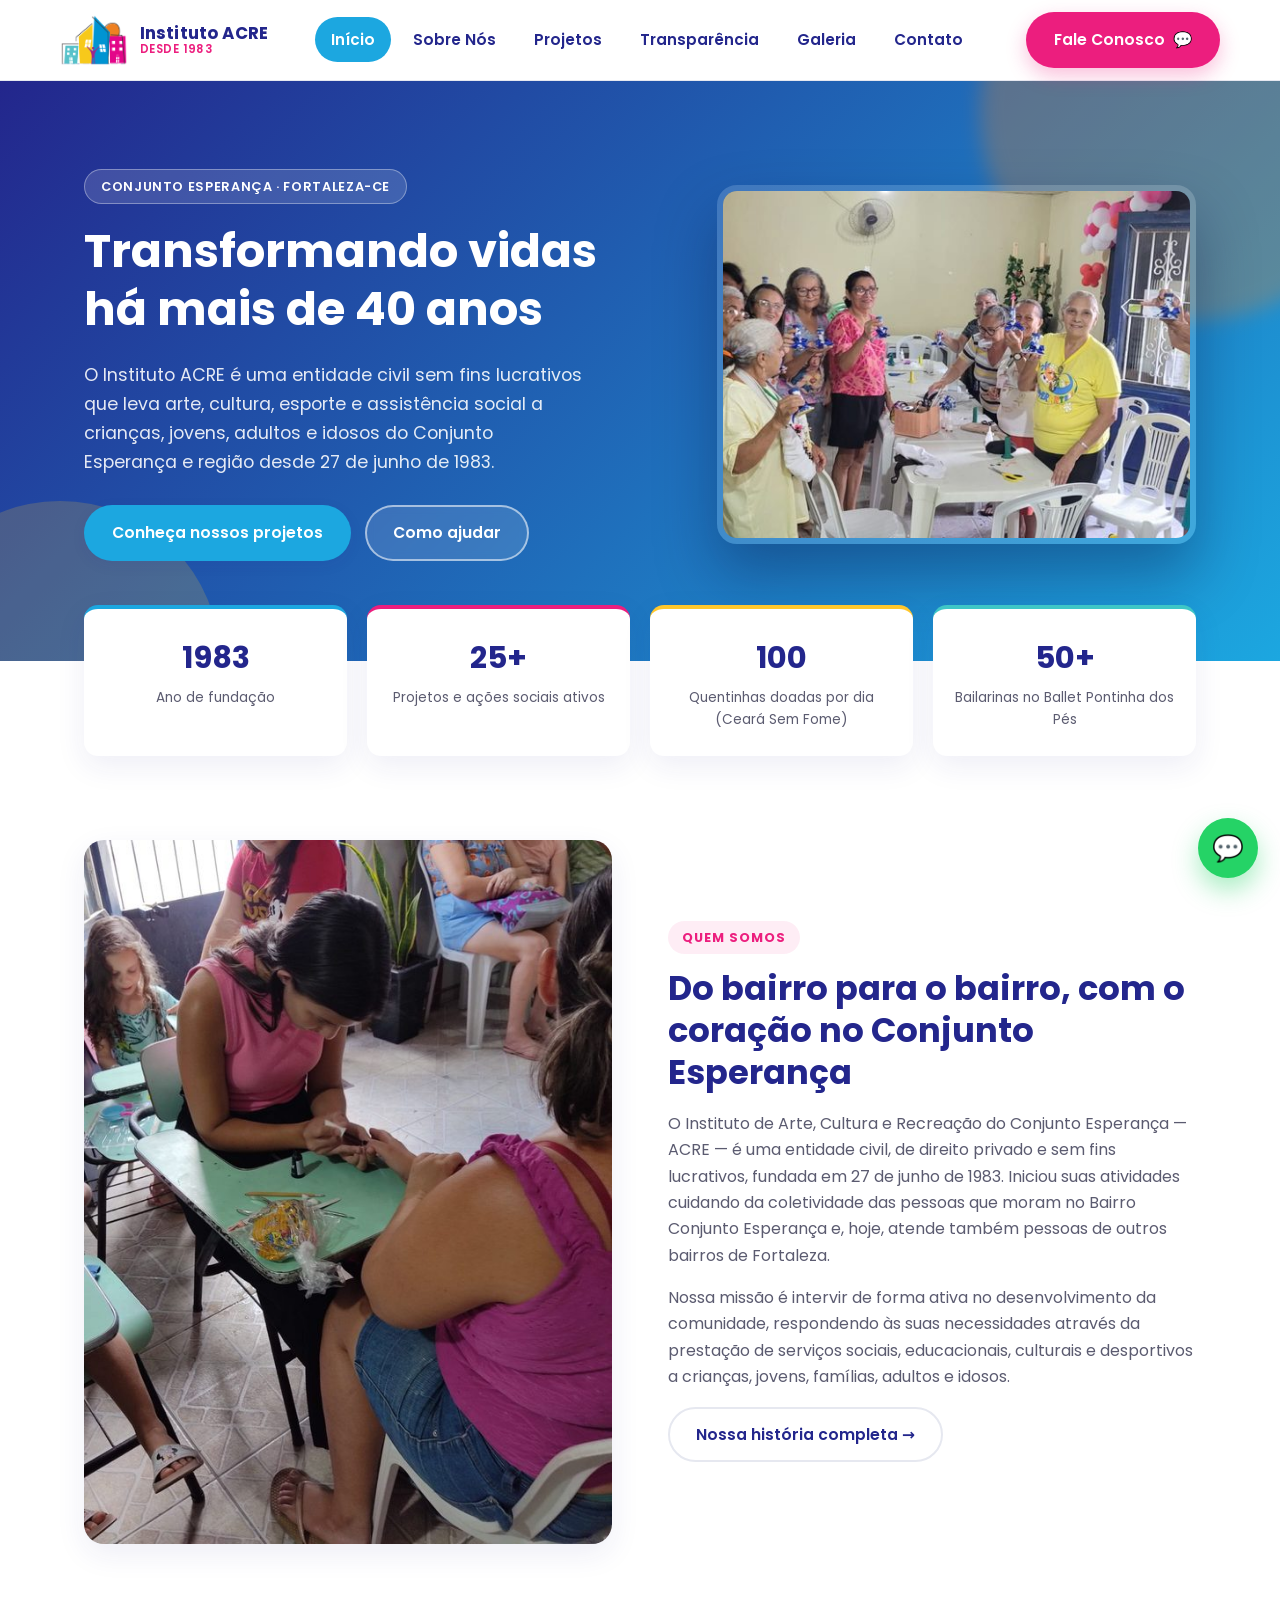
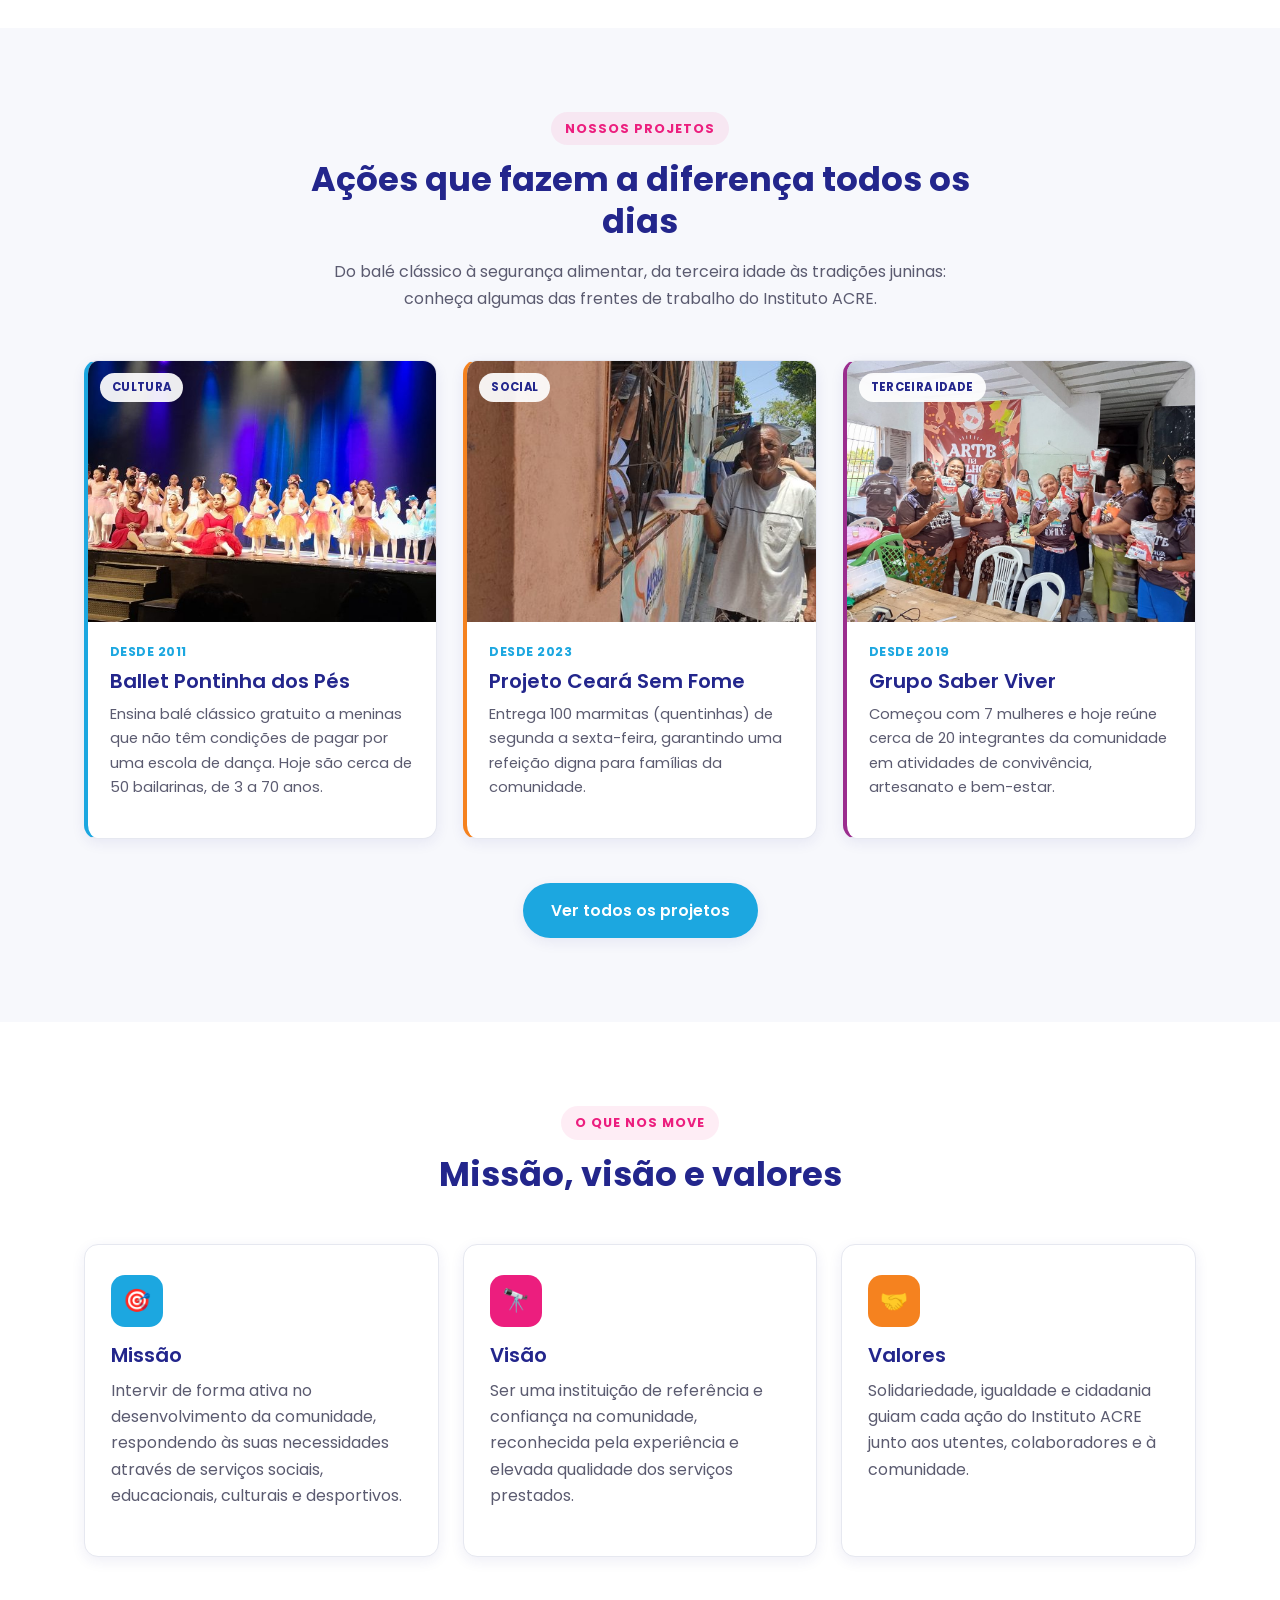
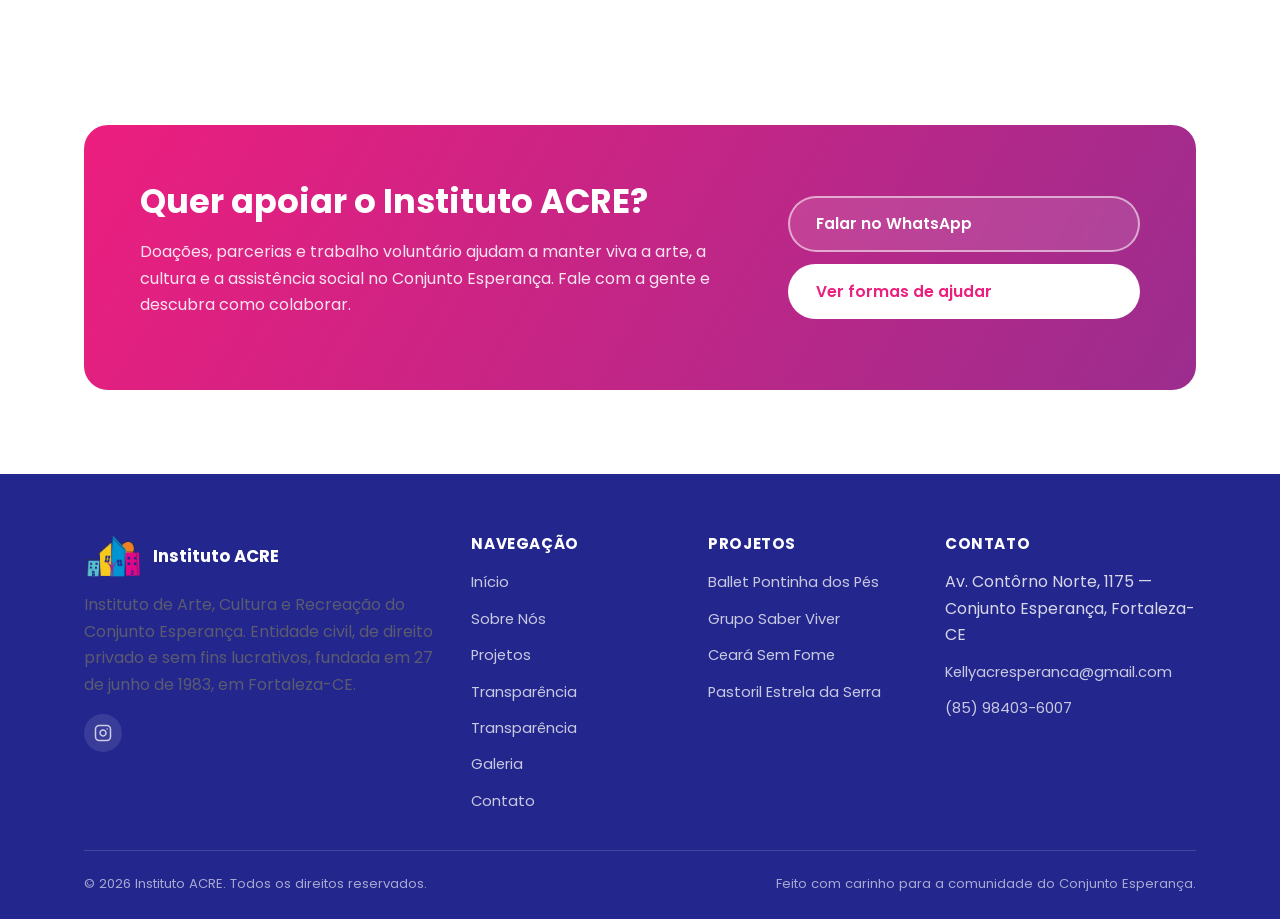
<file: index.html>
<!DOCTYPE html>
<html lang="pt-BR">
<head>
<meta charset="UTF-8">
<meta name="viewport" content="width=device-width, initial-scale=1.0">
<title>Instituto ACRE — Instituto de Arte, Cultura e Recreação do Conjunto Esperança</title>
<meta name="description" content="Instituto ACRE: desde 1983 transformando vidas no Conjunto Esperança, Fortaleza-CE, com projetos sociais, culturais, esportivos e educacionais gratuitos.">
<link rel="icon" href="assets/img/favicon-32.png" sizes="32x32" type="image/png">
<link rel="icon" href="assets/img/favicon-192.png" sizes="192x192" type="image/png">
<link rel="apple-touch-icon" href="assets/img/apple-touch-icon.png">
<link rel="preconnect" href="https://fonts.googleapis.com">
<link href="https://fonts.googleapis.com/css2?family=Poppins:wght@400;500;600;700&display=swap" rel="stylesheet">
<link rel="stylesheet" href="css/style.css">
</head>
<body>

<header class="site-header">
  <div class="container nav">
    <a href="index.html" class="brand">
      <img src="assets/img/logo.png" alt="Logotipo Instituto ACRE">
      <span class="brand-text"><strong>Instituto ACRE</strong><span>Desde 1983</span></span>
    </a>
    <nav>
      <ul class="nav-links">
        <li><a href="index.html" class="is-active">Início</a></li>
        <li><a href="sobre.html">Sobre Nós</a></li>
        <li><a href="projetos.html">Projetos</a></li>
        <li><a href="transparencia.html">Transparência</a></li>
        <li><a href="galeria.html">Galeria</a></li>
        <li><a href="contato.html">Contato</a></li>
      </ul>
    </nav>
    <div class="nav-cta">
      <a href="https://wa.me/5585984036007" target="_blank" rel="noopener" class="btn btn-cta"><span class="long">Fale Conosco</span> 💬</a>
      <button class="nav-toggle" aria-label="Abrir menu" aria-expanded="false"><span></span></button>
    </div>
  </div>
</header>

<main>

  <!-- HERO -->
  <section class="hero">
    <div class="container">
      <div>
        <span class="hero-eyebrow">Conjunto Esperança · Fortaleza-CE</span>
        <h1>Transformando vidas há mais de 40 anos</h1>
        <p class="lead">O Instituto ACRE é uma entidade civil sem fins lucrativos que leva arte, cultura, esporte e assistência social a crianças, jovens, adultos e idosos do Conjunto Esperança e região desde 27 de junho de 1983.</p>
        <div class="hero-actions">
          <a href="projetos.html" class="btn btn-primary">Conheça nossos projetos</a>
          <a href="contato.html" class="btn btn-outline-light">Como ajudar</a>
        </div>
      </div>
      <div class="hero-media">
        <img src="assets/img/hero/hero-quemsomos.jpg" alt="Equipe do Instituto ACRE em ação social na sede">
      </div>
    </div>
  </section>

  <!-- STATS -->
  <div class="container">
    <div class="stats">
      <div class="stat-card">
        <div class="num">1983</div>
        <div class="label">Ano de fundação</div>
      </div>
      <div class="stat-card">
        <div class="num">25+</div>
        <div class="label">Projetos e ações sociais ativos</div>
      </div>
      <div class="stat-card">
        <div class="num">100</div>
        <div class="label">Quentinhas doadas por dia (Ceará Sem Fome)</div>
      </div>
      <div class="stat-card">
        <div class="num">50+</div>
        <div class="label">Bailarinas no Ballet Pontinha dos Pés</div>
      </div>
    </div>
  </div>

  <!-- QUEM SOMOS resumo -->
  <section>
    <div class="container two-col">
      <div class="rounded-photo">
        <img src="assets/img/projetos/acao-social-1.jpg" alt="Ação social realizada pelo Instituto ACRE">
      </div>
      <div>
        <span class="eyebrow">Quem somos</span>
        <h2>Do bairro para o bairro, com o coração no Conjunto Esperança</h2>
        <p>O Instituto de Arte, Cultura e Recreação do Conjunto Esperança — ACRE — é uma entidade civil, de direito privado e sem fins lucrativos, fundada em 27 de junho de 1983. Iniciou suas atividades cuidando da coletividade das pessoas que moram no Bairro Conjunto Esperança e, hoje, atende também pessoas de outros bairros de Fortaleza.</p>
        <p>Nossa missão é intervir de forma ativa no desenvolvimento da comunidade, respondendo às suas necessidades através da prestação de serviços sociais, educacionais, culturais e desportivos a crianças, jovens, famílias, adultos e idosos.</p>
        <a href="sobre.html" class="btn btn-outline">Nossa história completa →</a>
      </div>
    </div>
  </section>

  <!-- PROJETOS EM DESTAQUE -->
  <section class="section-soft">
    <div class="container">
      <div class="section-head">
        <span class="eyebrow">Nossos projetos</span>
        <h2>Ações que fazem a diferença todos os dias</h2>
        <p>Do balé clássico à segurança alimentar, da terceira idade às tradições juninas: conheça algumas das frentes de trabalho do Instituto ACRE.</p>
      </div>
      <div class="card-grid">
        <article class="proj-card cat-esporte">
          <div class="thumb"><span class="tag">Cultura</span><img src="assets/img/projetos/ballet-1.jpg" alt="Aula do Ballet Pontinha dos Pés"></div>
          <div class="body">
            <div class="since">Desde 2011</div>
            <h3>Ballet Pontinha dos Pés</h3>
            <p>Ensina balé clássico gratuito a meninas que não têm condições de pagar por uma escola de dança. Hoje são cerca de 50 bailarinas, de 3 a 70 anos.</p>
          </div>
        </article>
        <article class="proj-card cat-social">
          <div class="thumb"><span class="tag">Social</span><img src="assets/img/projetos/ceara-sem-fome-1.jpg" alt="Distribuição de quentinhas do projeto Ceará Sem Fome"></div>
          <div class="body">
            <div class="since">Desde 2023</div>
            <h3>Projeto Ceará Sem Fome</h3>
            <p>Entrega 100 marmitas (quentinhas) de segunda a sexta-feira, garantindo uma refeição digna para famílias da comunidade.</p>
          </div>
        </article>
        <article class="proj-card cat-idoso">
          <div class="thumb"><span class="tag">Terceira idade</span><img src="assets/img/projetos/saber-viver-1.jpg" alt="Encontro do Grupo Saber Viver"></div>
          <div class="body">
            <div class="since">Desde 2019</div>
            <h3>Grupo Saber Viver</h3>
            <p>Começou com 7 mulheres e hoje reúne cerca de 20 integrantes da comunidade em atividades de convivência, artesanato e bem-estar.</p>
          </div>
        </article>
      </div>
      <div style="text-align:center; margin-top:44px;">
        <a href="projetos.html" class="btn btn-primary">Ver todos os projetos</a>
      </div>
    </div>
  </section>

  <!-- MISSÃO VISÃO VALORES resumo -->
  <section>
    <div class="container">
      <div class="section-head">
        <span class="eyebrow">O que nos move</span>
        <h2>Missão, visão e valores</h2>
      </div>
      <div class="values-grid">
        <div class="value-card">
          <div class="icon">🎯</div>
          <h3>Missão</h3>
          <p>Intervir de forma ativa no desenvolvimento da comunidade, respondendo às suas necessidades através de serviços sociais, educacionais, culturais e desportivos.</p>
        </div>
        <div class="value-card">
          <div class="icon">🔭</div>
          <h3>Visão</h3>
          <p>Ser uma instituição de referência e confiança na comunidade, reconhecida pela experiência e elevada qualidade dos serviços prestados.</p>
        </div>
        <div class="value-card">
          <div class="icon">🤝</div>
          <h3>Valores</h3>
          <p>Solidariedade, igualdade e cidadania guiam cada ação do Instituto ACRE junto aos utentes, colaboradores e à comunidade.</p>
        </div>
      </div>
    </div>
  </section>

  <!-- CTA -->
  <section>
    <div class="container">
      <div class="cta-band">
        <div>
          <h2>Quer apoiar o Instituto ACRE?</h2>
          <p>Doações, parcerias e trabalho voluntário ajudam a manter viva a arte, a cultura e a assistência social no Conjunto Esperança. Fale com a gente e descubra como colaborar.</p>
        </div>
        <div class="cta-actions">
          <a href="https://wa.me/5585984036007" target="_blank" rel="noopener" class="btn btn-outline-light">Falar no WhatsApp</a>
          <a href="contato.html" class="btn" style="background:#fff; color:var(--pink);">Ver formas de ajudar</a>
        </div>
      </div>
    </div>
  </section>

</main>

<footer class="site-footer">
  <div class="container">
    <div class="footer-grid">
      <div>
        <div class="footer-brand"><img src="assets/img/logo.png" alt="Instituto ACRE"><strong>Instituto ACRE</strong></div>
        <p>Instituto de Arte, Cultura e Recreação do Conjunto Esperança. Entidade civil, de direito privado e sem fins lucrativos, fundada em 27 de junho de 1983, em Fortaleza-CE.</p>
        <div class="social-row">
          <a href="https://www.instagram.com/acrecjesperanca" target="_blank" rel="noopener" aria-label="Instagram do Instituto ACRE">
            <svg width="18" height="18" viewBox="0 0 24 24" fill="none" stroke="currentColor" stroke-width="2" stroke-linecap="round" stroke-linejoin="round"><rect x="2" y="2" width="20" height="20" rx="5" ry="5"></rect><path d="M16 11.37A4 4 0 1 1 12.63 8 4 4 0 0 1 16 11.37z"></path><line x1="17.5" y1="6.5" x2="17.5" y2="6.5"></line></svg>
          </a>
        </div>
      </div>
      <div>
        <h4>Navegação</h4>
        <ul>
          <li><a href="index.html">Início</a></li>
          <li><a href="sobre.html">Sobre Nós</a></li>
          <li><a href="projetos.html">Projetos</a></li>
          <li><a href="transparencia.html">Transparência</a></li>
        <li><a href="transparencia.html">Transparência</a></li>
          <li><a href="galeria.html">Galeria</a></li>
          <li><a href="contato.html">Contato</a></li>
        </ul>
      </div>
      <div>
        <h4>Projetos</h4>
        <ul>
          <li><a href="projetos.html#ballet">Ballet Pontinha dos Pés</a></li>
          <li><a href="projetos.html#saber-viver">Grupo Saber Viver</a></li>
          <li><a href="projetos.html#ceara-sem-fome">Ceará Sem Fome</a></li>
          <li><a href="projetos.html#pastoril">Pastoril Estrela da Serra</a></li>
        </ul>
      </div>
      <div>
        <h4>Contato</h4>
        <ul>
          <li>Av. Contôrno Norte, 1175 — Conjunto Esperança, Fortaleza-CE</li>
          <li><a href="mailto:Kellyacresperanca@gmail.com">Kellyacresperanca@gmail.com</a></li>
          <li><a href="https://wa.me/5585984036007" target="_blank" rel="noopener">(85) 98403-6007</a></li>
        </ul>
      </div>
    </div>
    <div class="footer-bottom">
      <span>© <span data-year>2026</span> Instituto ACRE. Todos os direitos reservados.</span>
      <span>Feito com carinho para a comunidade do Conjunto Esperança.</span>
    </div>
  </div>
</footer>

<a href="https://wa.me/5585984036007" target="_blank" rel="noopener" class="whatsapp-float" aria-label="Falar no WhatsApp">💬</a>
<script src="js/main.js"></script>
</body>
</html>
</file>
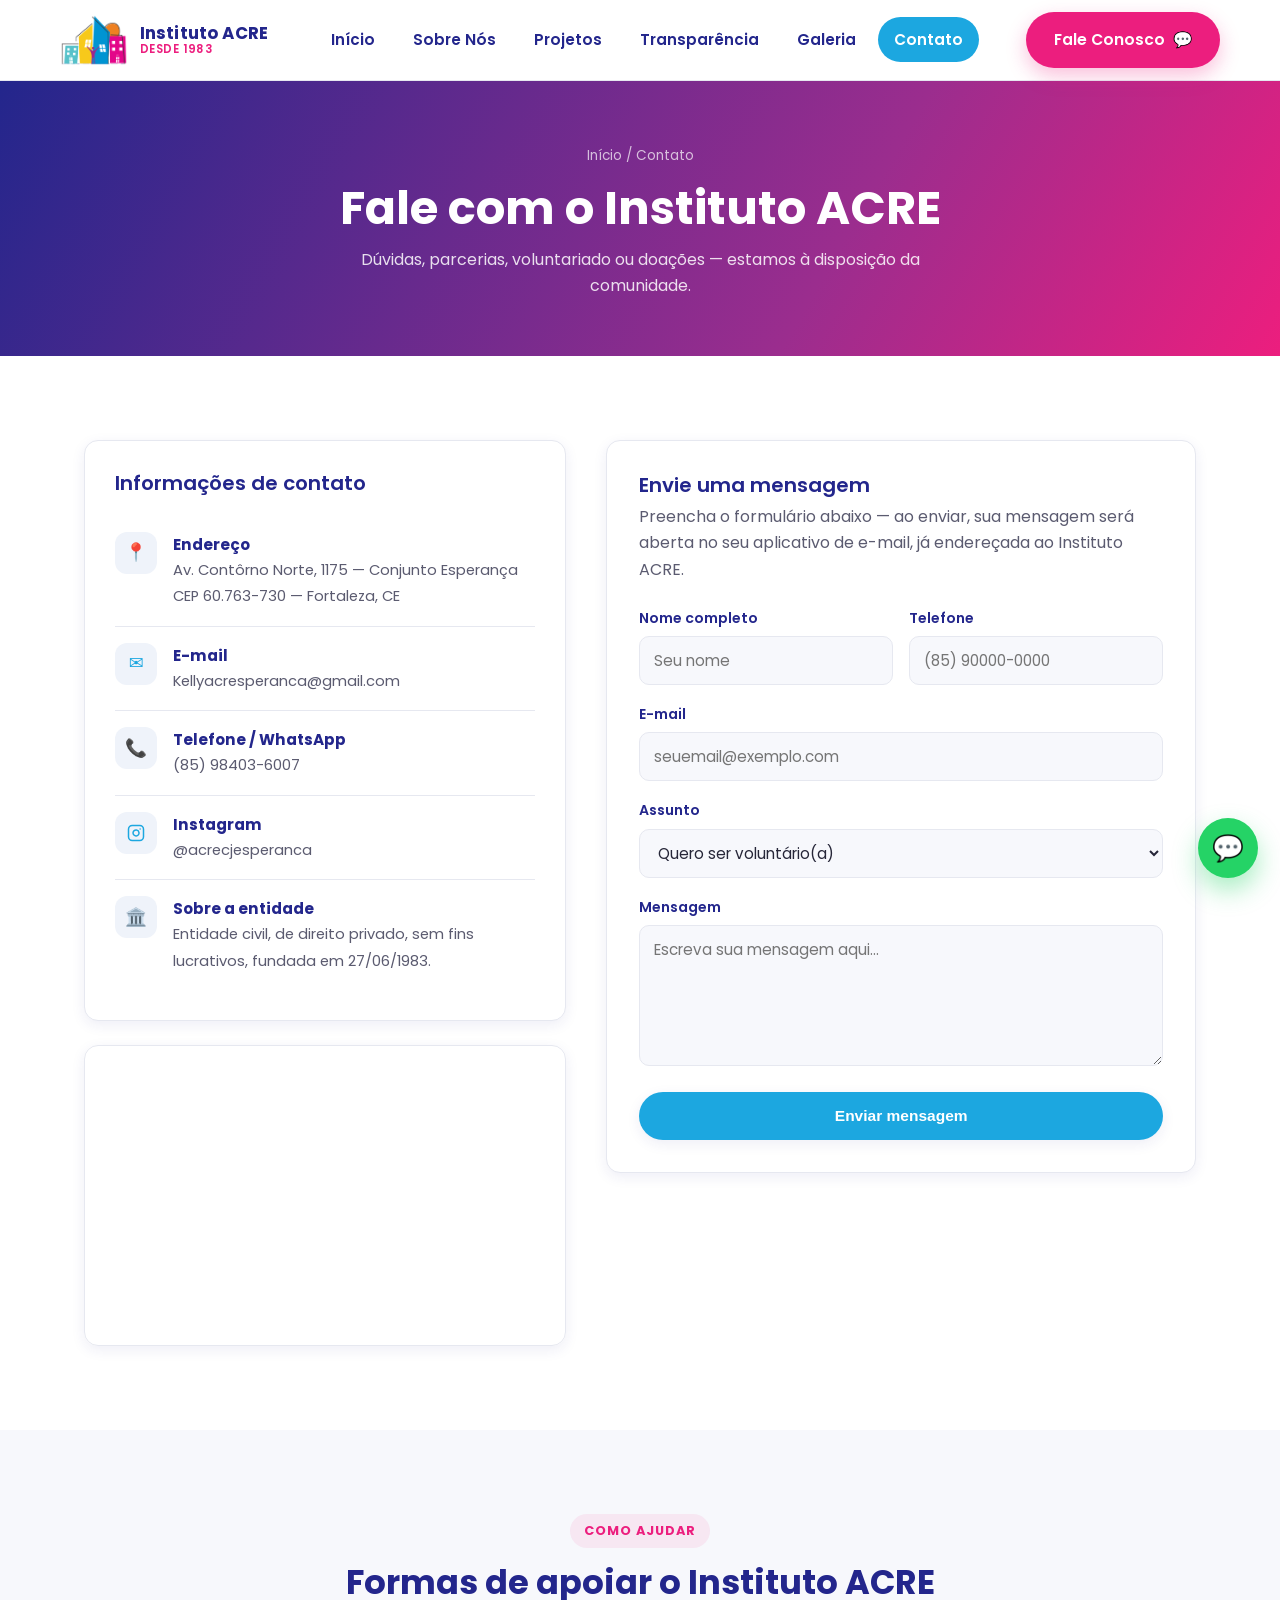
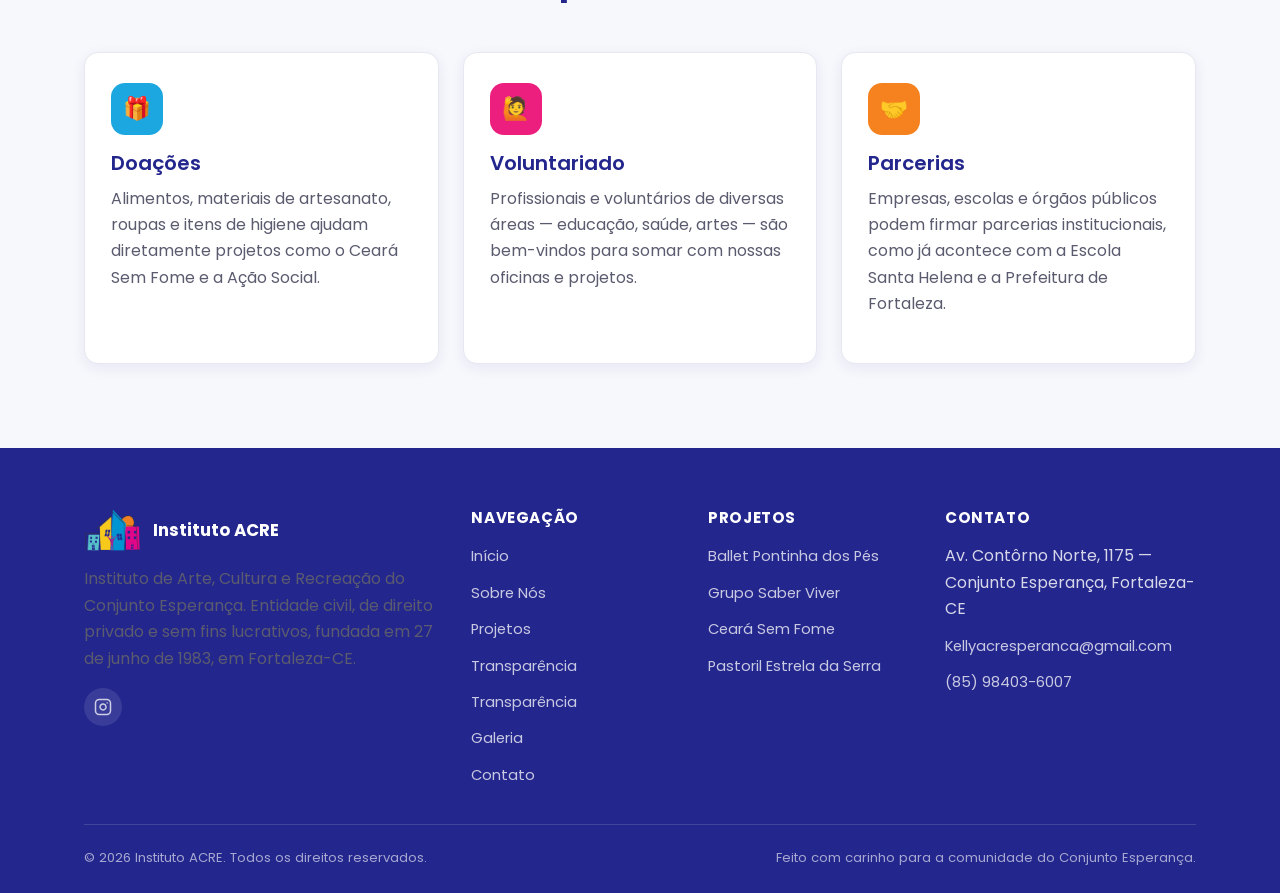
<file: contato.html>
<!DOCTYPE html>
<html lang="pt-BR">
<head>
<meta charset="UTF-8">
<meta name="viewport" content="width=device-width, initial-scale=1.0">
<title>Contato — Instituto ACRE</title>
<meta name="description" content="Fale com o Instituto ACRE: endereço, telefone, e-mail e formas de doar ou ser voluntário no Conjunto Esperança, Fortaleza-CE.">
<link rel="icon" href="assets/img/favicon-32.png" sizes="32x32" type="image/png">
<link rel="icon" href="assets/img/favicon-192.png" sizes="192x192" type="image/png">
<link rel="apple-touch-icon" href="assets/img/apple-touch-icon.png">
<link rel="preconnect" href="https://fonts.googleapis.com">
<link href="https://fonts.googleapis.com/css2?family=Poppins:wght@400;500;600;700&display=swap" rel="stylesheet">
<link rel="stylesheet" href="css/style.css">
</head>
<body>

<header class="site-header">
  <div class="container nav">
    <a href="index.html" class="brand">
      <img src="assets/img/logo.png" alt="Logotipo Instituto ACRE">
      <span class="brand-text"><strong>Instituto ACRE</strong><span>Desde 1983</span></span>
    </a>
    <nav>
      <ul class="nav-links">
        <li><a href="index.html">Início</a></li>
        <li><a href="sobre.html">Sobre Nós</a></li>
        <li><a href="projetos.html">Projetos</a></li>
        <li><a href="transparencia.html">Transparência</a></li>
        <li><a href="galeria.html">Galeria</a></li>
        <li><a href="contato.html" class="is-active">Contato</a></li>
      </ul>
    </nav>
    <div class="nav-cta">
      <a href="https://wa.me/5585984036007" target="_blank" rel="noopener" class="btn btn-cta"><span class="long">Fale Conosco</span> 💬</a>
      <button class="nav-toggle" aria-label="Abrir menu" aria-expanded="false"><span></span></button>
    </div>
  </div>
</header>

<main>

  <section class="page-hero">
    <div class="container">
      <div class="breadcrumb">Início / Contato</div>
      <h1>Fale com o Instituto ACRE</h1>
      <p>Dúvidas, parcerias, voluntariado ou doações — estamos à disposição da comunidade.</p>
    </div>
  </section>

  <section>
    <div class="container">
      <div class="contact-grid">

        <div>
          <div class="contact-info-card">
            <h3 style="margin-bottom:20px;">Informações de contato</h3>

            <div class="contact-row">
              <div class="ic">📍</div>
              <div>
                <strong>Endereço</strong>
                <span>Av. Contôrno Norte, 1175 — Conjunto Esperança<br>CEP 60.763-730 — Fortaleza, CE</span>
              </div>
            </div>

            <div class="contact-row">
              <div class="ic">✉️</div>
              <div>
                <strong>E-mail</strong>
                <a href="mailto:Kellyacresperanca@gmail.com">Kellyacresperanca@gmail.com</a>
              </div>
            </div>

            <div class="contact-row">
              <div class="ic">📞</div>
              <div>
                <strong>Telefone / WhatsApp</strong>
                <a href="https://wa.me/5585984036007" target="_blank" rel="noopener">(85) 98403-6007</a>
              </div>
            </div>

            <div class="contact-row">
              <div class="ic">
                <svg width="18" height="18" viewBox="0 0 24 24" fill="none" stroke="currentColor" stroke-width="2" stroke-linecap="round" stroke-linejoin="round"><rect x="2" y="2" width="20" height="20" rx="5" ry="5"></rect><path d="M16 11.37A4 4 0 1 1 12.63 8 4 4 0 0 1 16 11.37z"></path><line x1="17.5" y1="6.5" x2="17.5" y2="6.5"></line></svg>
              </div>
              <div>
                <strong>Instagram</strong>
                <a href="https://www.instagram.com/acrecjesperanca" target="_blank" rel="noopener">@acrecjesperanca</a>
              </div>
            </div>

            <div class="contact-row">
              <div class="ic">🏛️</div>
              <div>
                <strong>Sobre a entidade</strong>
                <span>Entidade civil, de direito privado, sem fins lucrativos, fundada em 27/06/1983.</span>
              </div>
            </div>
          </div>

          <div style="margin-top:24px;" class="map-frame">
            <iframe
              src="https://www.google.com/maps?q=Av.+Cont%C3%B4rno+Norte,+1175,+Conjunto+Esperan%C3%A7a,+Fortaleza+-+CE,+60763-730&output=embed"
              loading="lazy"
              referrerpolicy="no-referrer-when-downgrade"
              title="Localização do Instituto ACRE">
            </iframe>
          </div>
        </div>

        <div class="form-card">
          <h3 style="margin-bottom:6px;">Envie uma mensagem</h3>
          <p style="margin-bottom:24px;">Preencha o formulário abaixo — ao enviar, sua mensagem será aberta no seu aplicativo de e-mail, já endereçada ao Instituto ACRE.</p>

          <form action="mailto:Kellyacresperanca@gmail.com" method="POST" enctype="text/plain">
            <div class="form-grid-2">
              <div class="form-row">
                <label for="nome">Nome completo</label>
                <input type="text" id="nome" name="Nome" placeholder="Seu nome" required>
              </div>
              <div class="form-row">
                <label for="telefone">Telefone</label>
                <input type="tel" id="telefone" name="Telefone" placeholder="(85) 90000-0000">
              </div>
            </div>

            <div class="form-row">
              <label for="email">E-mail</label>
              <input type="email" id="email" name="Email" placeholder="seuemail@exemplo.com" required>
            </div>

            <div class="form-row">
              <label for="assunto">Assunto</label>
              <select id="assunto" name="Assunto">
                <option>Quero ser voluntário(a)</option>
                <option>Quero fazer uma doação</option>
                <option>Parceria institucional</option>
                <option>Dúvidas sobre um projeto</option>
                <option>Outro assunto</option>
              </select>
            </div>

            <div class="form-row">
              <label for="mensagem">Mensagem</label>
              <textarea id="mensagem" name="Mensagem" rows="5" placeholder="Escreva sua mensagem aqui..." required></textarea>
            </div>

            <button type="submit" class="btn btn-primary" style="width:100%; justify-content:center;">Enviar mensagem</button>
          </form>
        </div>

      </div>
    </div>
  </section>

  <!-- COMO AJUDAR -->
  <section class="section-soft">
    <div class="container">
      <div class="section-head">
        <span class="eyebrow">Como ajudar</span>
        <h2>Formas de apoiar o Instituto ACRE</h2>
      </div>
      <div class="values-grid">
        <div class="value-card">
          <div class="icon">🎁</div>
          <h3>Doações</h3>
          <p>Alimentos, materiais de artesanato, roupas e itens de higiene ajudam diretamente projetos como o Ceará Sem Fome e a Ação Social.</p>
        </div>
        <div class="value-card">
          <div class="icon">🙋</div>
          <h3>Voluntariado</h3>
          <p>Profissionais e voluntários de diversas áreas — educação, saúde, artes — são bem-vindos para somar com nossas oficinas e projetos.</p>
        </div>
        <div class="value-card">
          <div class="icon">🤝</div>
          <h3>Parcerias</h3>
          <p>Empresas, escolas e órgãos públicos podem firmar parcerias institucionais, como já acontece com a Escola Santa Helena e a Prefeitura de Fortaleza.</p>
        </div>
      </div>
    </div>
  </section>

</main>

<footer class="site-footer">
  <div class="container">
    <div class="footer-grid">
      <div>
        <div class="footer-brand"><img src="assets/img/logo.png" alt="Instituto ACRE"><strong>Instituto ACRE</strong></div>
        <p>Instituto de Arte, Cultura e Recreação do Conjunto Esperança. Entidade civil, de direito privado e sem fins lucrativos, fundada em 27 de junho de 1983, em Fortaleza-CE.</p>
        <div class="social-row">
          <a href="https://www.instagram.com/acrecjesperanca" target="_blank" rel="noopener" aria-label="Instagram do Instituto ACRE">
            <svg width="18" height="18" viewBox="0 0 24 24" fill="none" stroke="currentColor" stroke-width="2" stroke-linecap="round" stroke-linejoin="round"><rect x="2" y="2" width="20" height="20" rx="5" ry="5"></rect><path d="M16 11.37A4 4 0 1 1 12.63 8 4 4 0 0 1 16 11.37z"></path><line x1="17.5" y1="6.5" x2="17.5" y2="6.5"></line></svg>
          </a>
        </div>
      </div>
      <div>
        <h4>Navegação</h4>
        <ul>
          <li><a href="index.html">Início</a></li>
          <li><a href="sobre.html">Sobre Nós</a></li>
          <li><a href="projetos.html">Projetos</a></li>
          <li><a href="transparencia.html">Transparência</a></li>
        <li><a href="transparencia.html">Transparência</a></li>
          <li><a href="galeria.html">Galeria</a></li>
          <li><a href="contato.html">Contato</a></li>
        </ul>
      </div>
      <div>
        <h4>Projetos</h4>
        <ul>
          <li><a href="projetos.html#ballet">Ballet Pontinha dos Pés</a></li>
          <li><a href="projetos.html#saber-viver">Grupo Saber Viver</a></li>
          <li><a href="projetos.html#ceara-sem-fome">Ceará Sem Fome</a></li>
          <li><a href="projetos.html#pastoril">Pastoril Estrela da Serra</a></li>
        </ul>
      </div>
      <div>
        <h4>Contato</h4>
        <ul>
          <li>Av. Contôrno Norte, 1175 — Conjunto Esperança, Fortaleza-CE</li>
          <li><a href="mailto:Kellyacresperanca@gmail.com">Kellyacresperanca@gmail.com</a></li>
          <li><a href="https://wa.me/5585984036007" target="_blank" rel="noopener">(85) 98403-6007</a></li>
        </ul>
      </div>
    </div>
    <div class="footer-bottom">
      <span>© <span data-year>2026</span> Instituto ACRE. Todos os direitos reservados.</span>
      <span>Feito com carinho para a comunidade do Conjunto Esperança.</span>
    </div>
  </div>
</footer>

<a href="https://wa.me/5585984036007" target="_blank" rel="noopener" class="whatsapp-float" aria-label="Falar no WhatsApp">💬</a>
<script src="js/main.js"></script>
</body>
</html>
</file>
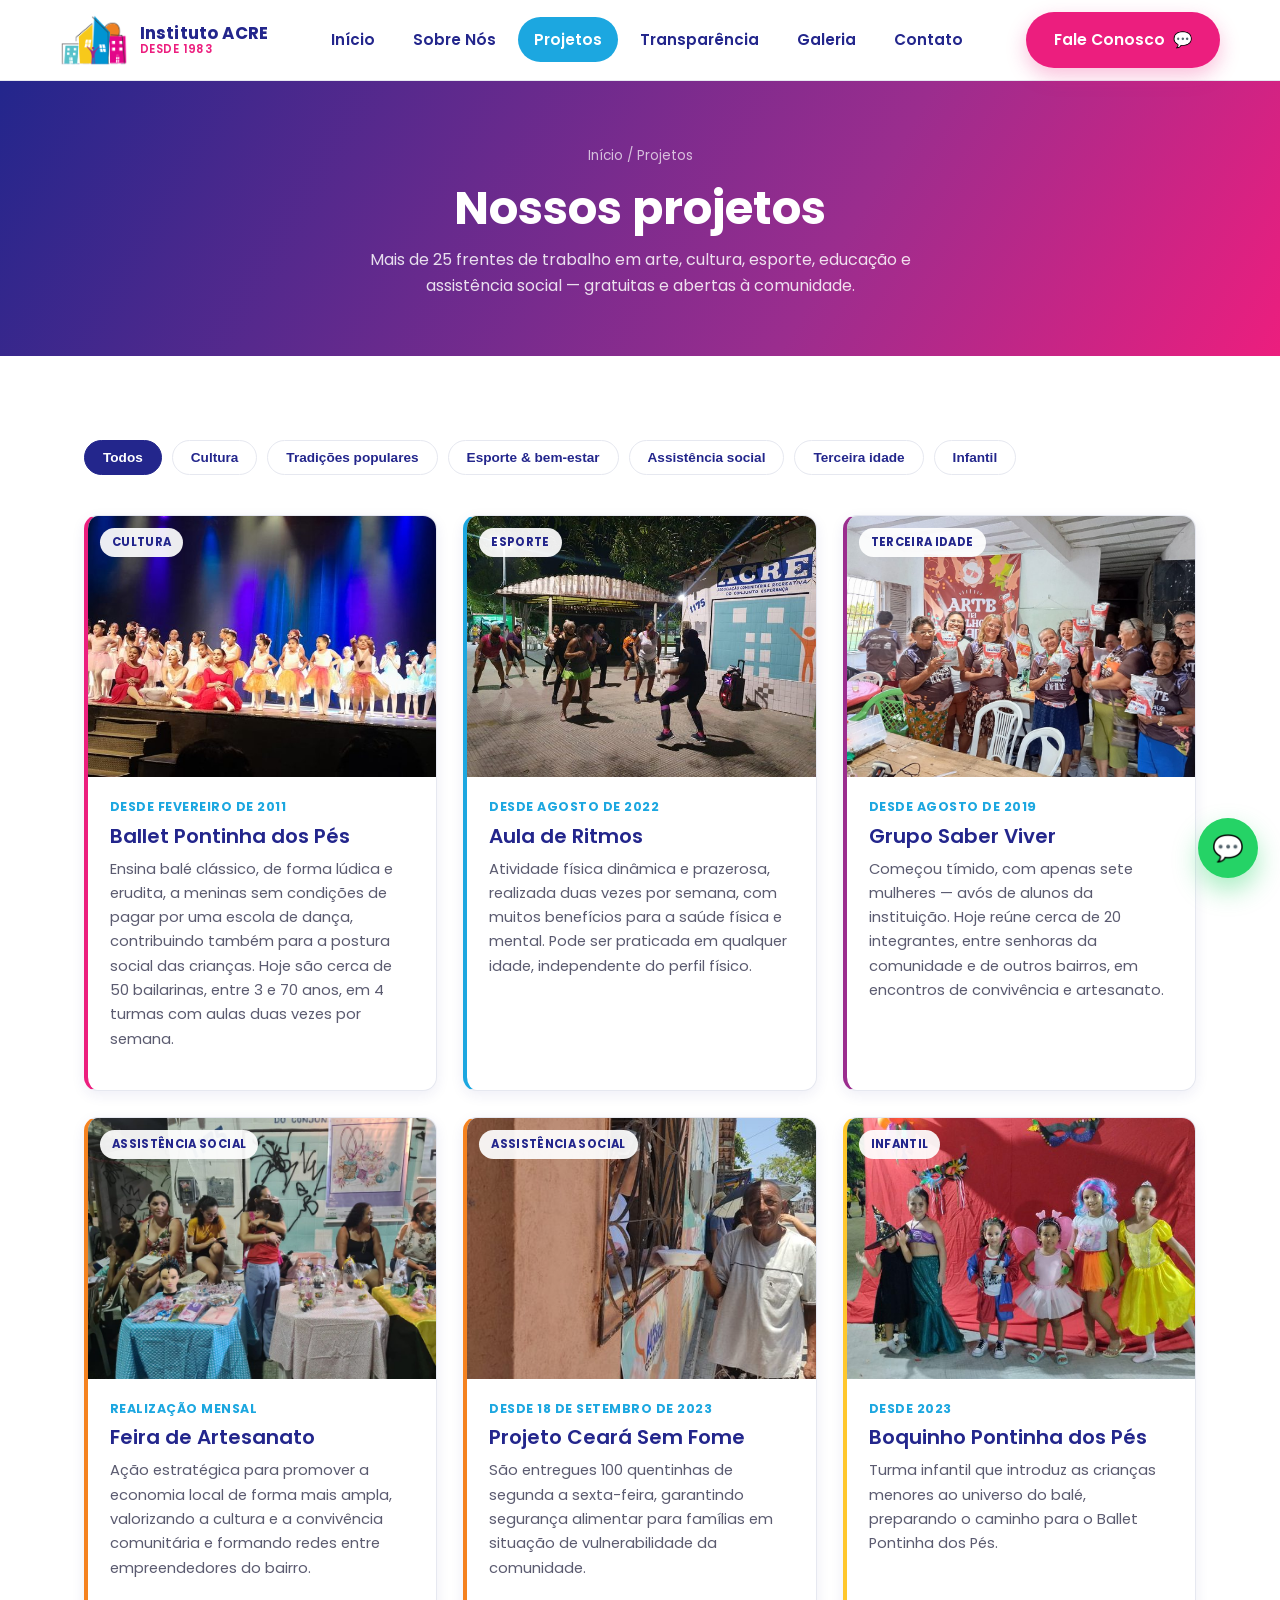
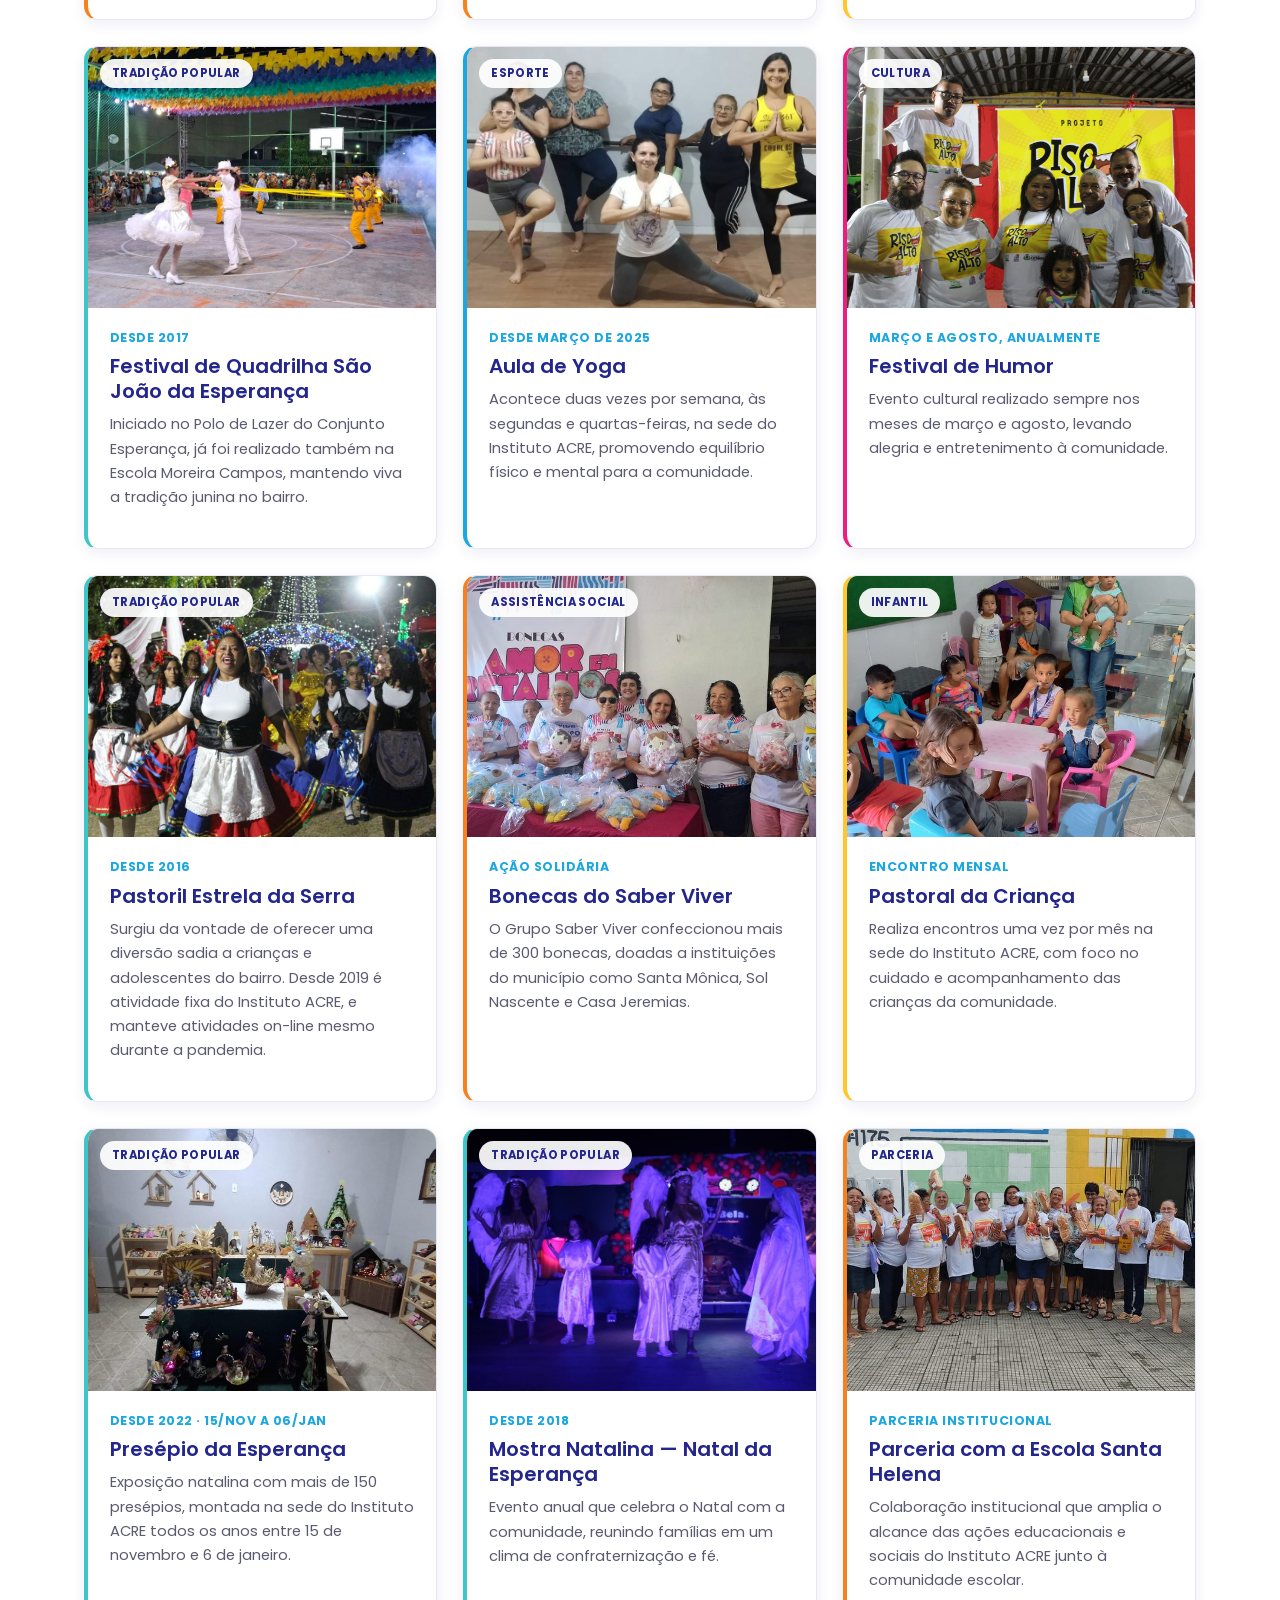
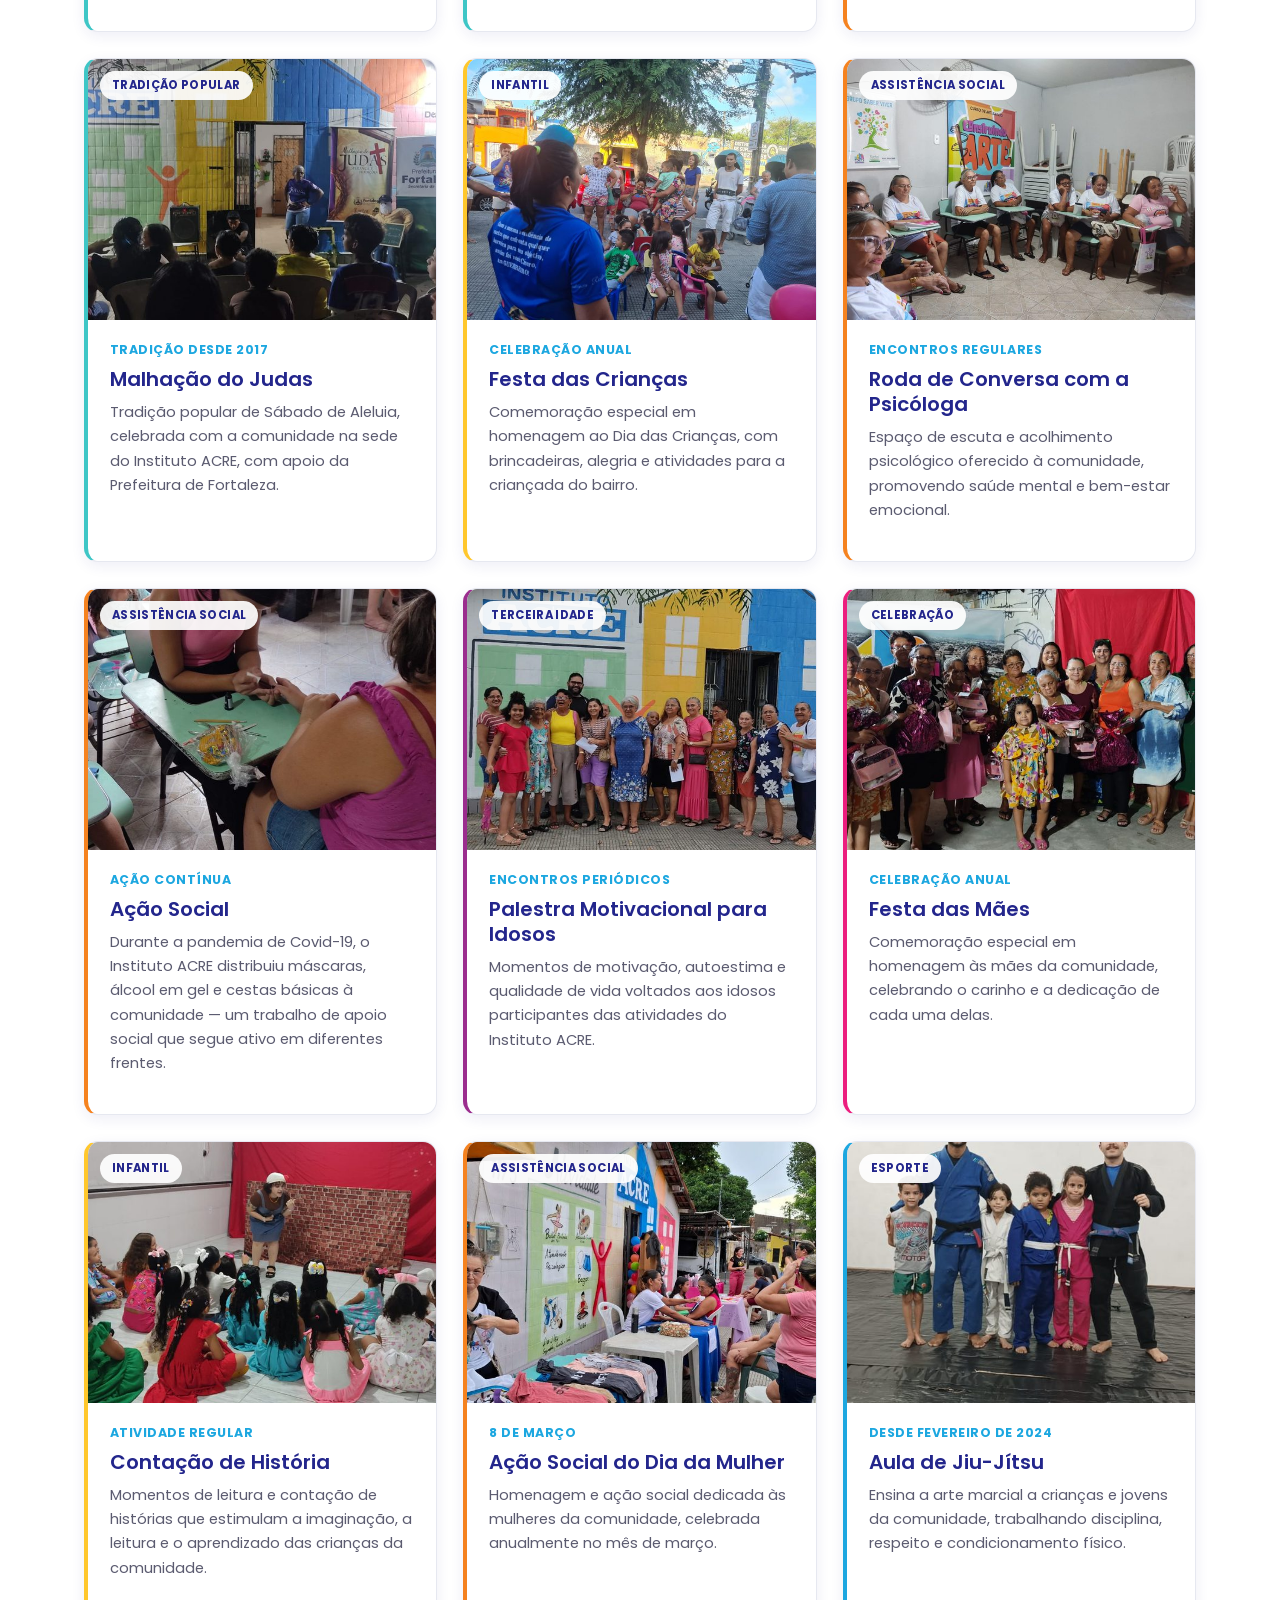
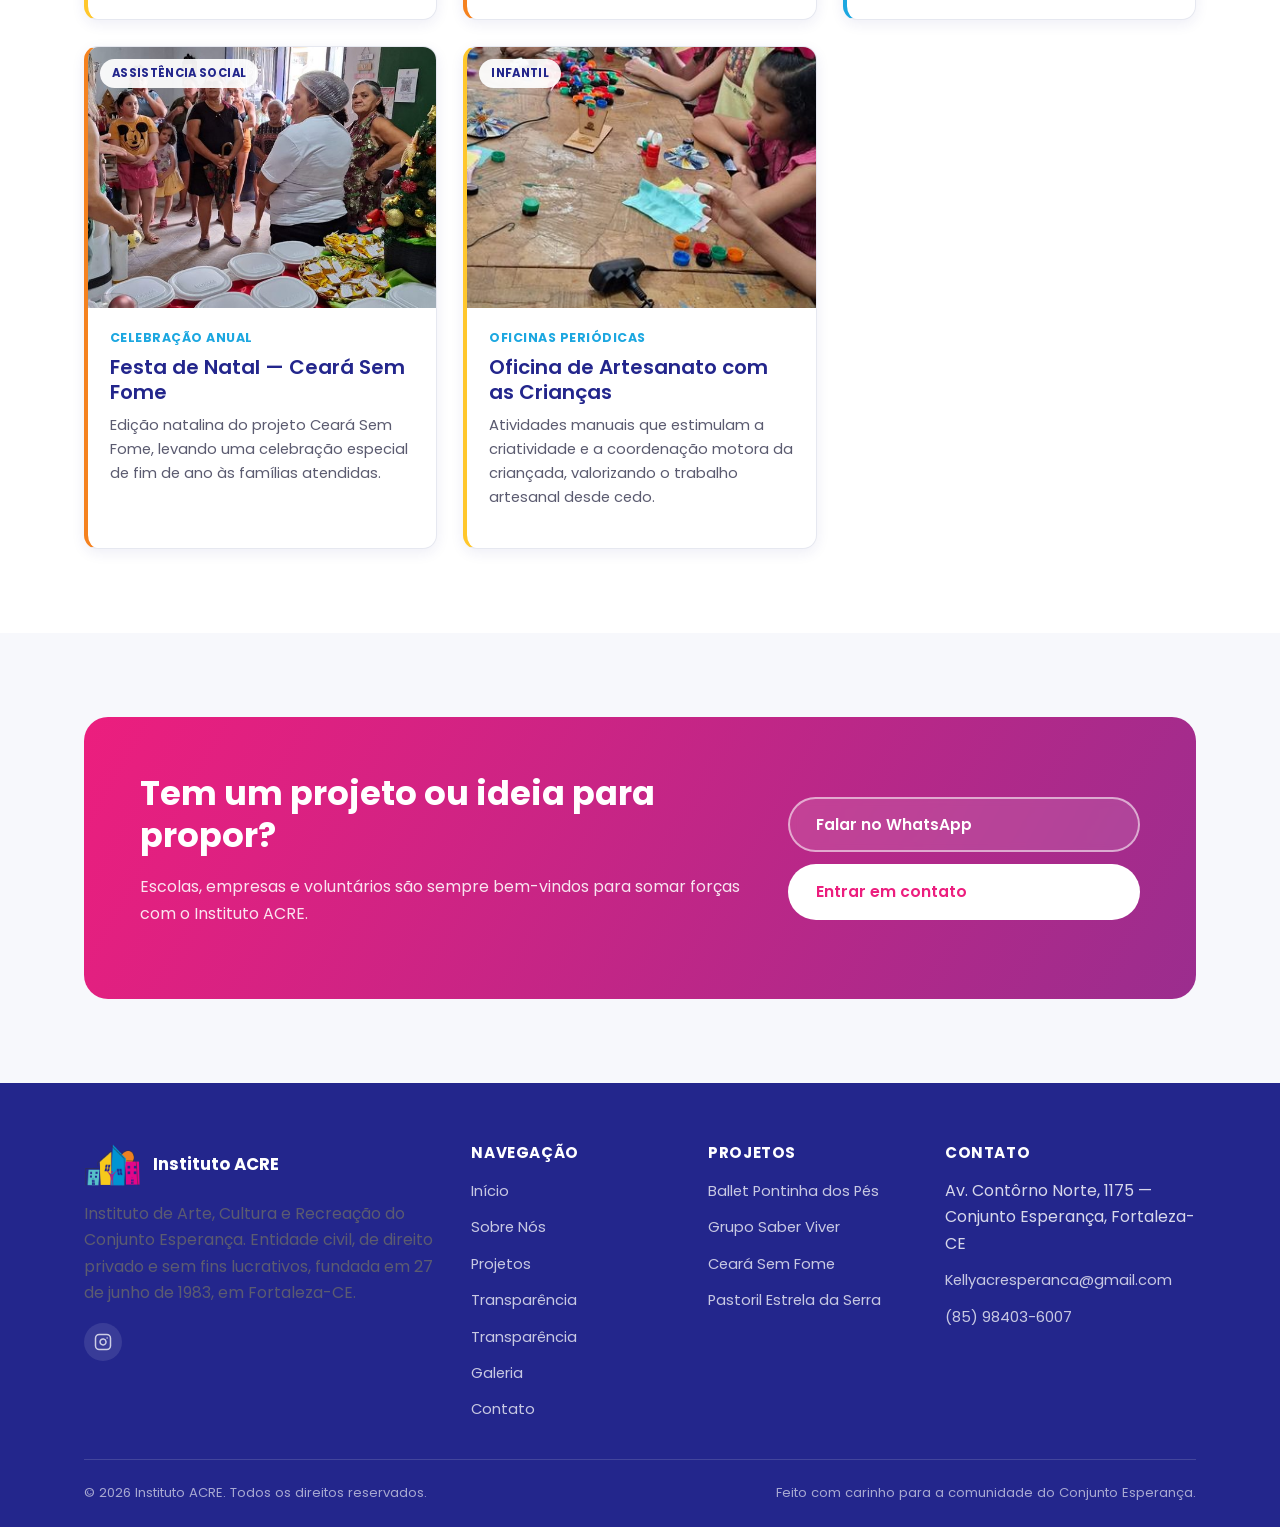
<file: projetos.html>
<!DOCTYPE html>
<html lang="pt-BR">
<head>
<meta charset="UTF-8">
<meta name="viewport" content="width=device-width, initial-scale=1.0">
<title>Projetos — Instituto ACRE</title>
<meta name="description" content="Conheça os mais de 25 projetos sociais, culturais, esportivos e educacionais do Instituto ACRE no Conjunto Esperança, Fortaleza-CE.">
<link rel="icon" href="assets/img/favicon-32.png" sizes="32x32" type="image/png">
<link rel="icon" href="assets/img/favicon-192.png" sizes="192x192" type="image/png">
<link rel="apple-touch-icon" href="assets/img/apple-touch-icon.png">
<link rel="preconnect" href="https://fonts.googleapis.com">
<link href="https://fonts.googleapis.com/css2?family=Poppins:wght@400;500;600;700&display=swap" rel="stylesheet">
<link rel="stylesheet" href="css/style.css">
</head>
<body>

<header class="site-header">
  <div class="container nav">
    <a href="index.html" class="brand">
      <img src="assets/img/logo.png" alt="Logotipo Instituto ACRE">
      <span class="brand-text"><strong>Instituto ACRE</strong><span>Desde 1983</span></span>
    </a>
    <nav>
      <ul class="nav-links">
        <li><a href="index.html">Início</a></li>
        <li><a href="sobre.html">Sobre Nós</a></li>
        <li><a href="projetos.html" class="is-active">Projetos</a></li>
        <li><a href="transparencia.html">Transparência</a></li>
        <li><a href="galeria.html">Galeria</a></li>
        <li><a href="contato.html">Contato</a></li>
      </ul>
    </nav>
    <div class="nav-cta">
      <a href="https://wa.me/5585984036007" target="_blank" rel="noopener" class="btn btn-cta"><span class="long">Fale Conosco</span> 💬</a>
      <button class="nav-toggle" aria-label="Abrir menu" aria-expanded="false"><span></span></button>
    </div>
  </div>
</header>

<main>

  <section class="page-hero">
    <div class="container">
      <div class="breadcrumb">Início / Projetos</div>
      <h1>Nossos projetos</h1>
      <p>Mais de 25 frentes de trabalho em arte, cultura, esporte, educação e assistência social — gratuitas e abertas à comunidade.</p>
    </div>
  </section>

  <section>
    <div class="container">
      <div class="filters">
        <button class="filter-btn is-active" data-filter="todos">Todos</button>
        <button class="filter-btn" data-filter="cultura">Cultura</button>
        <button class="filter-btn" data-filter="tradicao">Tradições populares</button>
        <button class="filter-btn" data-filter="esporte">Esporte &amp; bem-estar</button>
        <button class="filter-btn" data-filter="social">Assistência social</button>
        <button class="filter-btn" data-filter="idoso">Terceira idade</button>
        <button class="filter-btn" data-filter="infantil">Infantil</button>
      </div>

      <div class="card-grid">

        <article class="proj-card cat-cultura" id="ballet">
          <div class="thumb"><span class="tag">Cultura</span><img src="assets/img/projetos/ballet-1.jpg" alt="Aula do Ballet Pontinha dos Pés"></div>
          <div class="body">
            <div class="since">Desde fevereiro de 2011</div>
            <h3>Ballet Pontinha dos Pés</h3>
            <p>Ensina balé clássico, de forma lúdica e erudita, a meninas sem condições de pagar por uma escola de dança, contribuindo também para a postura social das crianças. Hoje são cerca de 50 bailarinas, entre 3 e 70 anos, em 4 turmas com aulas duas vezes por semana.</p>
          </div>
        </article>

        <article class="proj-card cat-esporte" id="ritmos">
          <div class="thumb"><span class="tag">Esporte</span><img src="assets/img/projetos/ritmos-1.jpg" alt="Aula de Ritmos ao ar livre"></div>
          <div class="body">
            <div class="since">Desde agosto de 2022</div>
            <h3>Aula de Ritmos</h3>
            <p>Atividade física dinâmica e prazerosa, realizada duas vezes por semana, com muitos benefícios para a saúde física e mental. Pode ser praticada em qualquer idade, independente do perfil físico.</p>
          </div>
        </article>

        <article class="proj-card cat-idoso" id="saber-viver">
          <div class="thumb"><span class="tag">Terceira idade</span><img src="assets/img/projetos/saber-viver-1.jpg" alt="Encontro do Grupo Saber Viver"></div>
          <div class="body">
            <div class="since">Desde agosto de 2019</div>
            <h3>Grupo Saber Viver</h3>
            <p>Começou tímido, com apenas sete mulheres — avós de alunos da instituição. Hoje reúne cerca de 20 integrantes, entre senhoras da comunidade e de outros bairros, em encontros de convivência e artesanato.</p>
          </div>
        </article>

        <article class="proj-card cat-social" id="feira-artesanato">
          <div class="thumb"><span class="tag">Assistência social</span><img src="assets/img/projetos/feira-artesanato-1.jpg" alt="Feira de Artesanato do Instituto ACRE"></div>
          <div class="body">
            <div class="since">Realização mensal</div>
            <h3>Feira de Artesanato</h3>
            <p>Ação estratégica para promover a economia local de forma mais ampla, valorizando a cultura e a convivência comunitária e formando redes entre empreendedores do bairro.</p>
          </div>
        </article>

        <article class="proj-card cat-social" id="ceara-sem-fome">
          <div class="thumb"><span class="tag">Assistência social</span><img src="assets/img/projetos/ceara-sem-fome-1.jpg" alt="Distribuição de quentinhas do Ceará Sem Fome"></div>
          <div class="body">
            <div class="since">Desde 18 de setembro de 2023</div>
            <h3>Projeto Ceará Sem Fome</h3>
            <p>São entregues 100 quentinhas de segunda a sexta-feira, garantindo segurança alimentar para famílias em situação de vulnerabilidade da comunidade.</p>
          </div>
        </article>

        <article class="proj-card cat-infantil" id="boquinho">
          <div class="thumb"><span class="tag">Infantil</span><img src="assets/img/projetos/boquinho-1.jpg" alt="Boquinho Pontinha dos Pés"></div>
          <div class="body">
            <div class="since">Desde 2023</div>
            <h3>Boquinho Pontinha dos Pés</h3>
            <p>Turma infantil que introduz as crianças menores ao universo do balé, preparando o caminho para o Ballet Pontinha dos Pés.</p>
          </div>
        </article>

        <article class="proj-card cat-tradicao" id="quadrilha">
          <div class="thumb"><span class="tag">Tradição popular</span><img src="assets/img/projetos/quadrilha-1.jpg" alt="Festival de Quadrilha São João da Esperança"></div>
          <div class="body">
            <div class="since">Desde 2017</div>
            <h3>Festival de Quadrilha São João da Esperança</h3>
            <p>Iniciado no Polo de Lazer do Conjunto Esperança, já foi realizado também na Escola Moreira Campos, mantendo viva a tradição junina no bairro.</p>
          </div>
        </article>

        <article class="proj-card cat-esporte" id="yoga">
          <div class="thumb"><span class="tag">Esporte</span><img src="assets/img/projetos/yoga-1.jpg" alt="Aula de Yoga na sede do Instituto ACRE"></div>
          <div class="body">
            <div class="since">Desde março de 2025</div>
            <h3>Aula de Yoga</h3>
            <p>Acontece duas vezes por semana, às segundas e quartas-feiras, na sede do Instituto ACRE, promovendo equilíbrio físico e mental para a comunidade.</p>
          </div>
        </article>

        <article class="proj-card cat-cultura" id="humor">
          <div class="thumb"><span class="tag">Cultura</span><img src="assets/img/projetos/humor-1.jpg" alt="Festival de Humor do Instituto ACRE"></div>
          <div class="body">
            <div class="since">Março e agosto, anualmente</div>
            <h3>Festival de Humor</h3>
            <p>Evento cultural realizado sempre nos meses de março e agosto, levando alegria e entretenimento à comunidade.</p>
          </div>
        </article>

        <article class="proj-card cat-tradicao" id="pastoril">
          <div class="thumb"><span class="tag">Tradição popular</span><img src="assets/img/projetos/pastoril-1.jpg" alt="Grupo Pastoril Estrela da Serra"></div>
          <div class="body">
            <div class="since">Desde 2016</div>
            <h3>Pastoril Estrela da Serra</h3>
            <p>Surgiu da vontade de oferecer uma diversão sadia a crianças e adolescentes do bairro. Desde 2019 é atividade fixa do Instituto ACRE, e manteve atividades on-line mesmo durante a pandemia.</p>
          </div>
        </article>

        <article class="proj-card cat-social" id="bonecas-doadas">
          <div class="thumb"><span class="tag">Assistência social</span><img src="assets/img/projetos/bonecas-doadas-1.jpg" alt="Bonecas confeccionadas pelo Grupo Saber Viver"></div>
          <div class="body">
            <div class="since">Ação solidária</div>
            <h3>Bonecas do Saber Viver</h3>
            <p>O Grupo Saber Viver confeccionou mais de 300 bonecas, doadas a instituições do município como Santa Mônica, Sol Nascente e Casa Jeremias.</p>
          </div>
        </article>

        <article class="proj-card cat-infantil" id="pastoral-crianca">
          <div class="thumb"><span class="tag">Infantil</span><img src="assets/img/projetos/pastoral-crianca-1.jpg" alt="Encontro da Pastoral da Criança"></div>
          <div class="body">
            <div class="since">Encontro mensal</div>
            <h3>Pastoral da Criança</h3>
            <p>Realiza encontros uma vez por mês na sede do Instituto ACRE, com foco no cuidado e acompanhamento das crianças da comunidade.</p>
          </div>
        </article>

        <article class="proj-card cat-tradicao" id="presepio">
          <div class="thumb"><span class="tag">Tradição popular</span><img src="assets/img/projetos/presepio-1.jpg" alt="Exposição Presépio da Esperança"></div>
          <div class="body">
            <div class="since">Desde 2022 · 15/nov a 06/jan</div>
            <h3>Presépio da Esperança</h3>
            <p>Exposição natalina com mais de 150 presépios, montada na sede do Instituto ACRE todos os anos entre 15 de novembro e 6 de janeiro.</p>
          </div>
        </article>

        <article class="proj-card cat-tradicao" id="natal-mostra">
          <div class="thumb"><span class="tag">Tradição popular</span><img src="assets/img/projetos/natal-mostra-1.jpg" alt="Mostra Natalina Natal da Esperança"></div>
          <div class="body">
            <div class="since">Desde 2018</div>
            <h3>Mostra Natalina — Natal da Esperança</h3>
            <p>Evento anual que celebra o Natal com a comunidade, reunindo famílias em um clima de confraternização e fé.</p>
          </div>
        </article>

        <article class="proj-card cat-social" id="parceria-santa-helena">
          <div class="thumb"><span class="tag">Parceria</span><img src="assets/img/projetos/parceria-santa-helena-1.jpg" alt="Parceria com a Escola Santa Helena"></div>
          <div class="body">
            <div class="since">Parceria institucional</div>
            <h3>Parceria com a Escola Santa Helena</h3>
            <p>Colaboração institucional que amplia o alcance das ações educacionais e sociais do Instituto ACRE junto à comunidade escolar.</p>
          </div>
        </article>

        <article class="proj-card cat-tradicao" id="malhacao-judas">
          <div class="thumb"><span class="tag">Tradição popular</span><img src="assets/img/projetos/malhacao-judas-1.jpg" alt="Malhação do Judas na sede do Instituto ACRE"></div>
          <div class="body">
            <div class="since">Tradição desde 2017</div>
            <h3>Malhação do Judas</h3>
            <p>Tradição popular de Sábado de Aleluia, celebrada com a comunidade na sede do Instituto ACRE, com apoio da Prefeitura de Fortaleza.</p>
          </div>
        </article>

        <article class="proj-card cat-infantil" id="festa-criancas">
          <div class="thumb"><span class="tag">Infantil</span><img src="assets/img/projetos/festa-criancas-1.jpg" alt="Festa das Crianças do Instituto ACRE"></div>
          <div class="body">
            <div class="since">Celebração anual</div>
            <h3>Festa das Crianças</h3>
            <p>Comemoração especial em homenagem ao Dia das Crianças, com brincadeiras, alegria e atividades para a criançada do bairro.</p>
          </div>
        </article>

        <article class="proj-card cat-social" id="roda-conversa-psicologa">
          <div class="thumb"><span class="tag">Assistência social</span><img src="assets/img/projetos/roda-conversa-psicologa-1.jpg" alt="Roda de Conversa com a Psicóloga"></div>
          <div class="body">
            <div class="since">Encontros regulares</div>
            <h3>Roda de Conversa com a Psicóloga</h3>
            <p>Espaço de escuta e acolhimento psicológico oferecido à comunidade, promovendo saúde mental e bem-estar emocional.</p>
          </div>
        </article>

        <article class="proj-card cat-social" id="acao-social">
          <div class="thumb"><span class="tag">Assistência social</span><img src="assets/img/projetos/acao-social-1.jpg" alt="Ação Social do Instituto ACRE"></div>
          <div class="body">
            <div class="since">Ação contínua</div>
            <h3>Ação Social</h3>
            <p>Durante a pandemia de Covid-19, o Instituto ACRE distribuiu máscaras, álcool em gel e cestas básicas à comunidade — um trabalho de apoio social que segue ativo em diferentes frentes.</p>
          </div>
        </article>

        <article class="proj-card cat-idoso" id="palestra-idosos">
          <div class="thumb"><span class="tag">Terceira idade</span><img src="assets/img/projetos/palestra-idosos-1.jpg" alt="Palestra motivacional para idosos"></div>
          <div class="body">
            <div class="since">Encontros periódicos</div>
            <h3>Palestra Motivacional para Idosos</h3>
            <p>Momentos de motivação, autoestima e qualidade de vida voltados aos idosos participantes das atividades do Instituto ACRE.</p>
          </div>
        </article>

        <article class="proj-card cat-cultura" id="festa-maes">
          <div class="thumb"><span class="tag">Celebração</span><img src="assets/img/projetos/festa-maes-1.jpg" alt="Festa em comemoração ao Dia das Mães"></div>
          <div class="body">
            <div class="since">Celebração anual</div>
            <h3>Festa das Mães</h3>
            <p>Comemoração especial em homenagem às mães da comunidade, celebrando o carinho e a dedicação de cada uma delas.</p>
          </div>
        </article>

        <article class="proj-card cat-infantil" id="contacao-historia">
          <div class="thumb"><span class="tag">Infantil</span><img src="assets/img/projetos/contacao-historia-1.jpg" alt="Contação de história para as crianças"></div>
          <div class="body">
            <div class="since">Atividade regular</div>
            <h3>Contação de História</h3>
            <p>Momentos de leitura e contação de histórias que estimulam a imaginação, a leitura e o aprendizado das crianças da comunidade.</p>
          </div>
        </article>

        <article class="proj-card cat-social" id="acao-social-mulher">
          <div class="thumb"><span class="tag">Assistência social</span><img src="assets/img/projetos/acao-social-mulher-1.jpg" alt="Ação Social do Dia da Mulher"></div>
          <div class="body">
            <div class="since">8 de março</div>
            <h3>Ação Social do Dia da Mulher</h3>
            <p>Homenagem e ação social dedicada às mulheres da comunidade, celebrada anualmente no mês de março.</p>
          </div>
        </article>

        <article class="proj-card cat-esporte" id="jiujitsu">
          <div class="thumb"><span class="tag">Esporte</span><img src="assets/img/projetos/jiujitsu-1.jpg" alt="Aula de Jiu-Jítsu do Instituto ACRE"></div>
          <div class="body">
            <div class="since">Desde fevereiro de 2024</div>
            <h3>Aula de Jiu-Jítsu</h3>
            <p>Ensina a arte marcial a crianças e jovens da comunidade, trabalhando disciplina, respeito e condicionamento físico.</p>
          </div>
        </article>

        <article class="proj-card cat-social" id="natal-cearasemfome">
          <div class="thumb"><span class="tag">Assistência social</span><img src="assets/img/projetos/natal-cearasemfome-1.jpg" alt="Festa de Natal do Ceará Sem Fome"></div>
          <div class="body">
            <div class="since">Celebração anual</div>
            <h3>Festa de Natal — Ceará Sem Fome</h3>
            <p>Edição natalina do projeto Ceará Sem Fome, levando uma celebração especial de fim de ano às famílias atendidas.</p>
          </div>
        </article>

        <article class="proj-card cat-infantil" id="oficina-artesanato-criancas">
          <div class="thumb"><span class="tag">Infantil</span><img src="assets/img/projetos/oficina-artesanato-criancas-1.jpg" alt="Oficina de Artesanato com as Crianças"></div>
          <div class="body">
            <div class="since">Oficinas periódicas</div>
            <h3>Oficina de Artesanato com as Crianças</h3>
            <p>Atividades manuais que estimulam a criatividade e a coordenação motora da criançada, valorizando o trabalho artesanal desde cedo.</p>
          </div>
        </article>

      </div>
    </div>
  </section>

  <!-- CTA -->
  <section class="section-soft">
    <div class="container">
      <div class="cta-band">
        <div>
          <h2>Tem um projeto ou ideia para propor?</h2>
          <p>Escolas, empresas e voluntários são sempre bem-vindos para somar forças com o Instituto ACRE.</p>
        </div>
        <div class="cta-actions">
          <a href="https://wa.me/5585984036007" target="_blank" rel="noopener" class="btn btn-outline-light">Falar no WhatsApp</a>
          <a href="contato.html" class="btn" style="background:#fff; color:var(--pink);">Entrar em contato</a>
        </div>
      </div>
    </div>
  </section>

</main>

<footer class="site-footer">
  <div class="container">
    <div class="footer-grid">
      <div>
        <div class="footer-brand"><img src="assets/img/logo.png" alt="Instituto ACRE"><strong>Instituto ACRE</strong></div>
        <p>Instituto de Arte, Cultura e Recreação do Conjunto Esperança. Entidade civil, de direito privado e sem fins lucrativos, fundada em 27 de junho de 1983, em Fortaleza-CE.</p>
        <div class="social-row">
          <a href="https://www.instagram.com/acrecjesperanca" target="_blank" rel="noopener" aria-label="Instagram do Instituto ACRE">
            <svg width="18" height="18" viewBox="0 0 24 24" fill="none" stroke="currentColor" stroke-width="2" stroke-linecap="round" stroke-linejoin="round"><rect x="2" y="2" width="20" height="20" rx="5" ry="5"></rect><path d="M16 11.37A4 4 0 1 1 12.63 8 4 4 0 0 1 16 11.37z"></path><line x1="17.5" y1="6.5" x2="17.5" y2="6.5"></line></svg>
          </a>
        </div>
      </div>
      <div>
        <h4>Navegação</h4>
        <ul>
          <li><a href="index.html">Início</a></li>
          <li><a href="sobre.html">Sobre Nós</a></li>
          <li><a href="projetos.html">Projetos</a></li>
          <li><a href="transparencia.html">Transparência</a></li>
        <li><a href="transparencia.html">Transparência</a></li>
          <li><a href="galeria.html">Galeria</a></li>
          <li><a href="contato.html">Contato</a></li>
        </ul>
      </div>
      <div>
        <h4>Projetos</h4>
        <ul>
          <li><a href="projetos.html#ballet">Ballet Pontinha dos Pés</a></li>
          <li><a href="projetos.html#saber-viver">Grupo Saber Viver</a></li>
          <li><a href="projetos.html#ceara-sem-fome">Ceará Sem Fome</a></li>
          <li><a href="projetos.html#pastoril">Pastoril Estrela da Serra</a></li>
        </ul>
      </div>
      <div>
        <h4>Contato</h4>
        <ul>
          <li>Av. Contôrno Norte, 1175 — Conjunto Esperança, Fortaleza-CE</li>
          <li><a href="mailto:Kellyacresperanca@gmail.com">Kellyacresperanca@gmail.com</a></li>
          <li><a href="https://wa.me/5585984036007" target="_blank" rel="noopener">(85) 98403-6007</a></li>
        </ul>
      </div>
    </div>
    <div class="footer-bottom">
      <span>© <span data-year>2026</span> Instituto ACRE. Todos os direitos reservados.</span>
      <span>Feito com carinho para a comunidade do Conjunto Esperança.</span>
    </div>
  </div>
</footer>

<a href="https://wa.me/5585984036007" target="_blank" rel="noopener" class="whatsapp-float" aria-label="Falar no WhatsApp">💬</a>
<script src="js/main.js"></script>
</body>
</html>
</file>
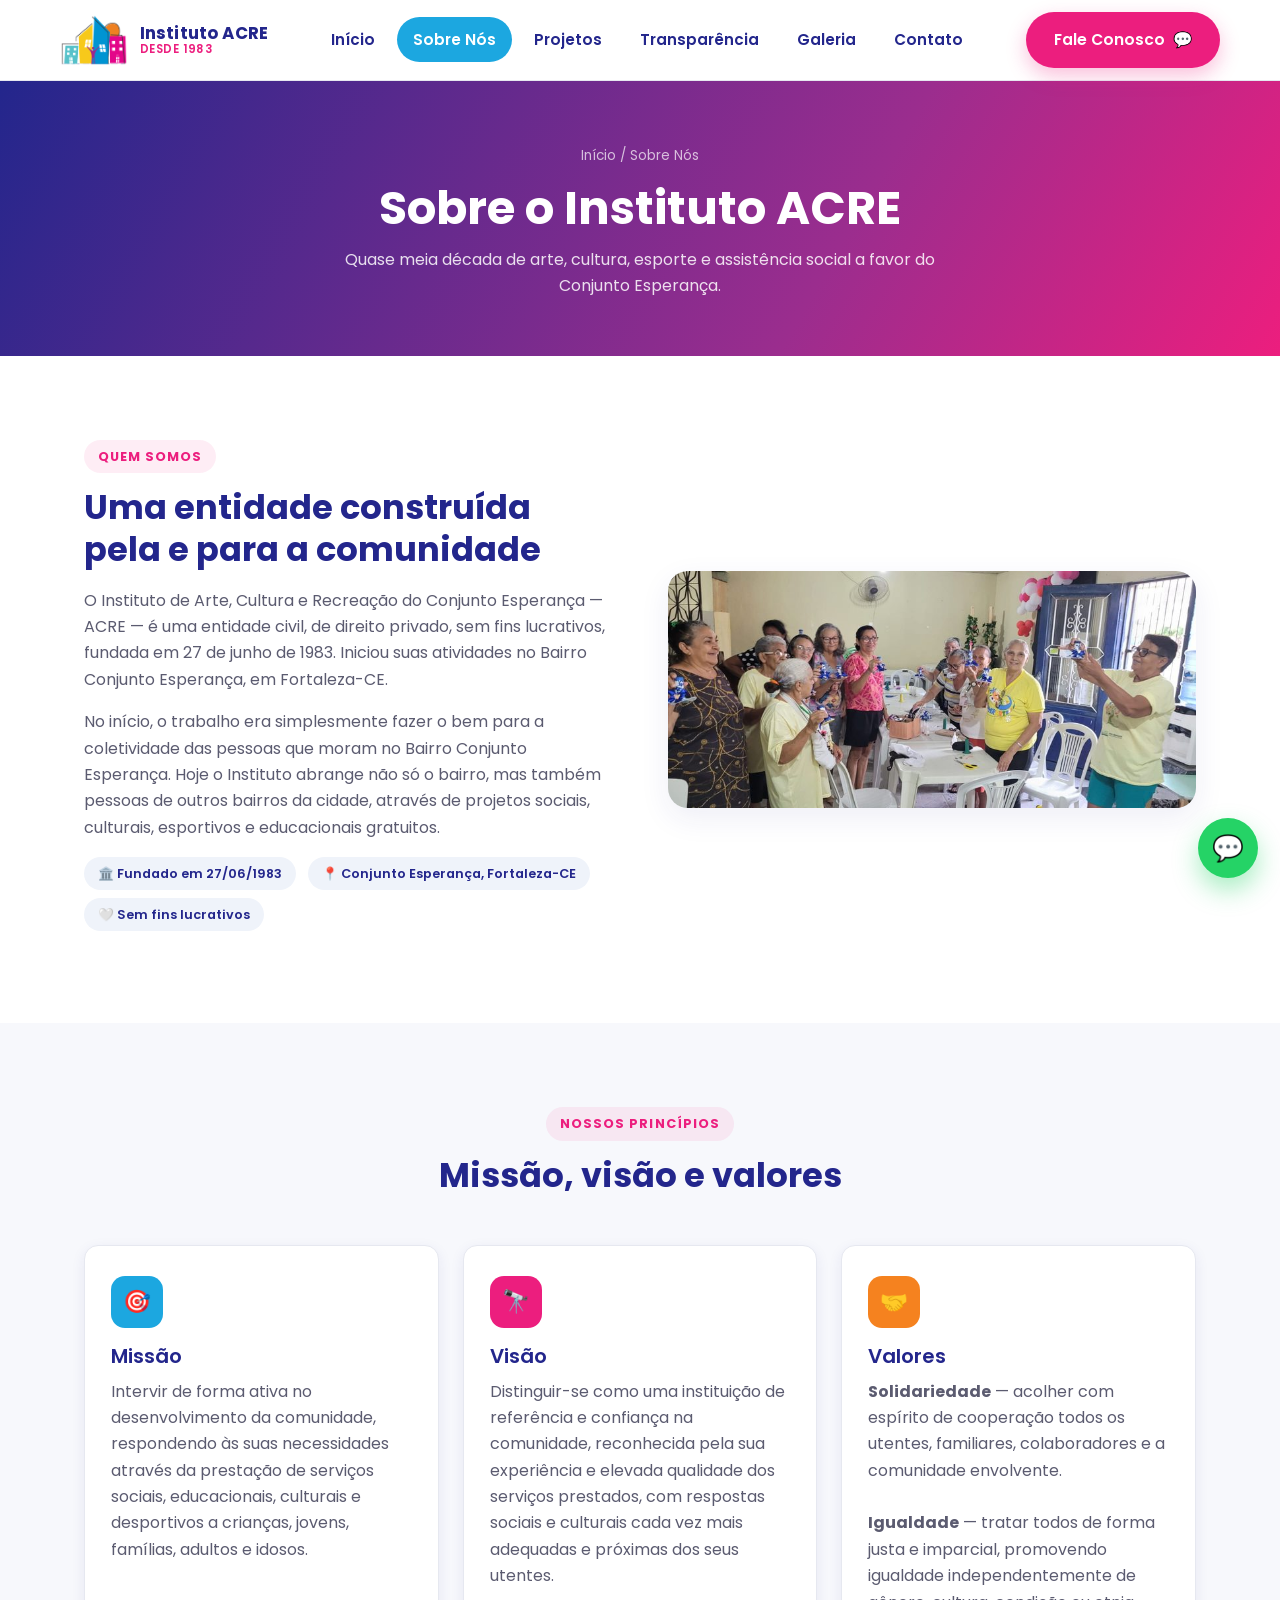
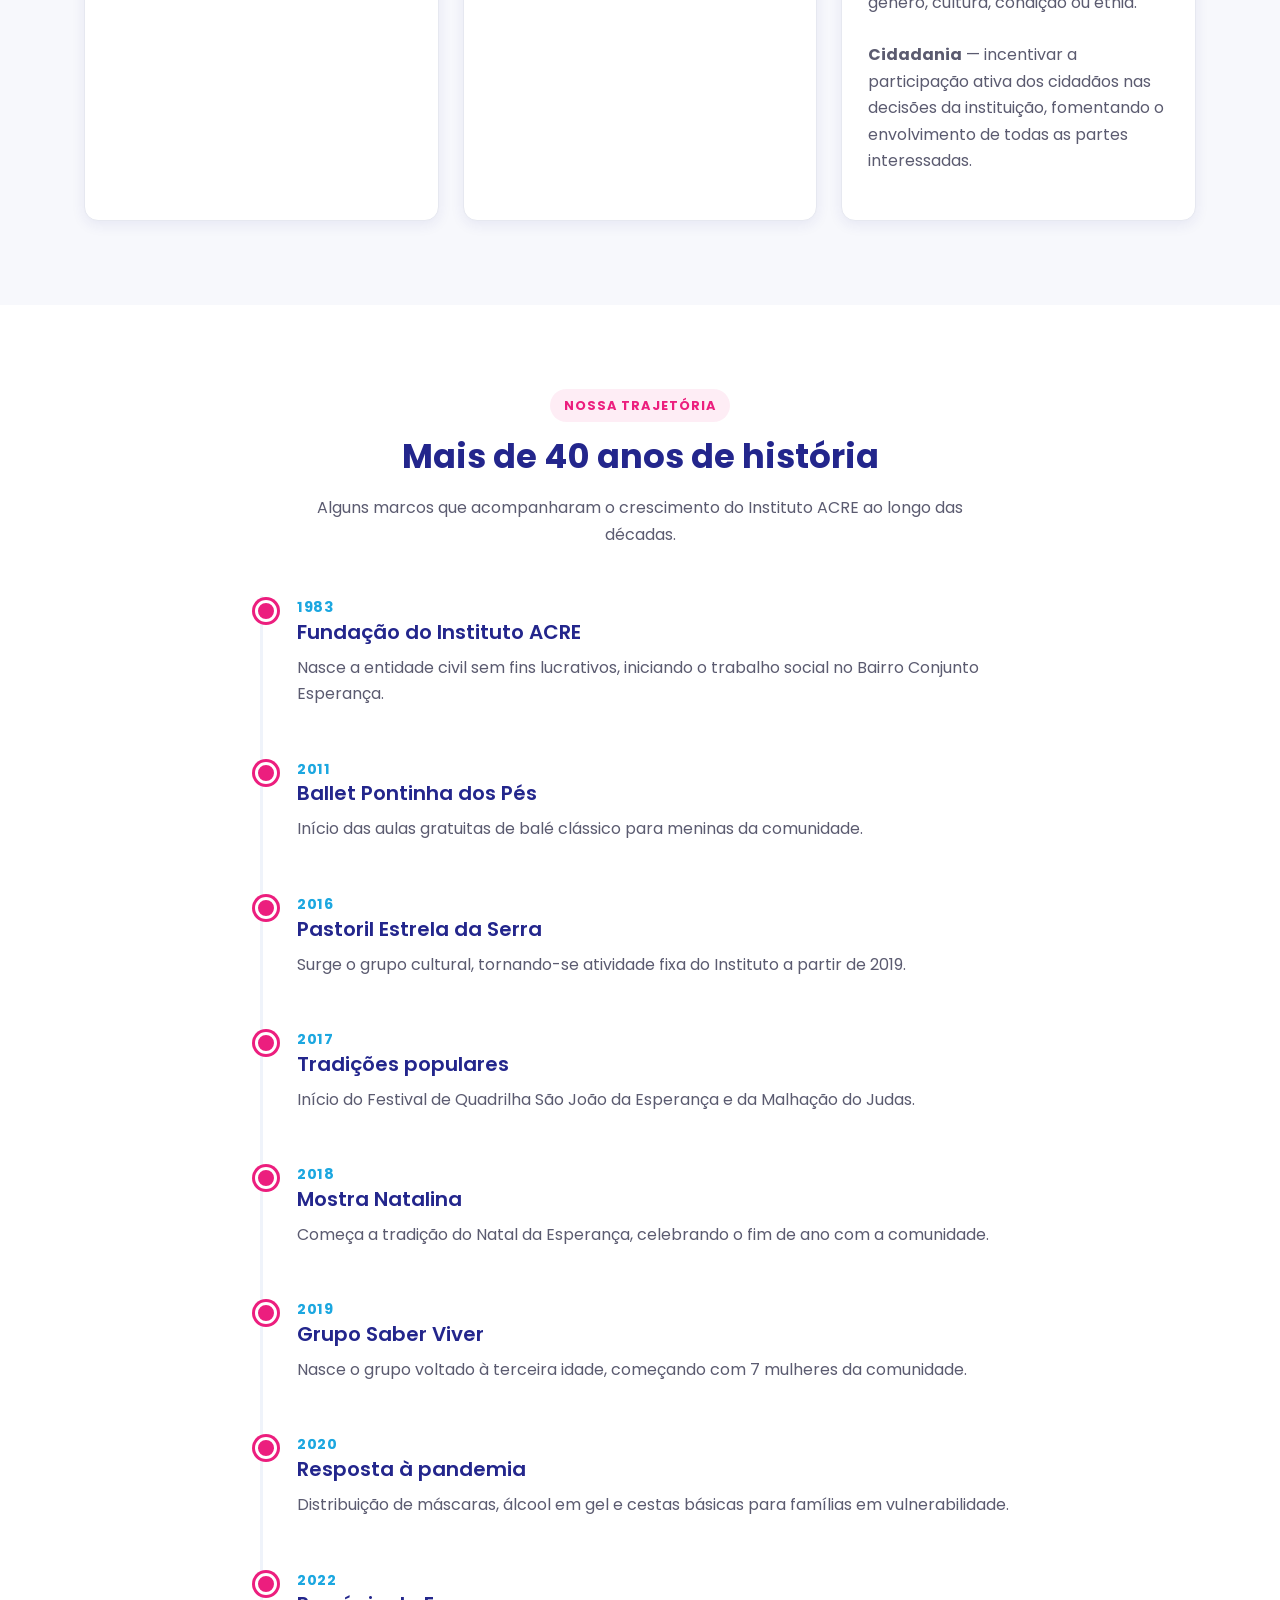
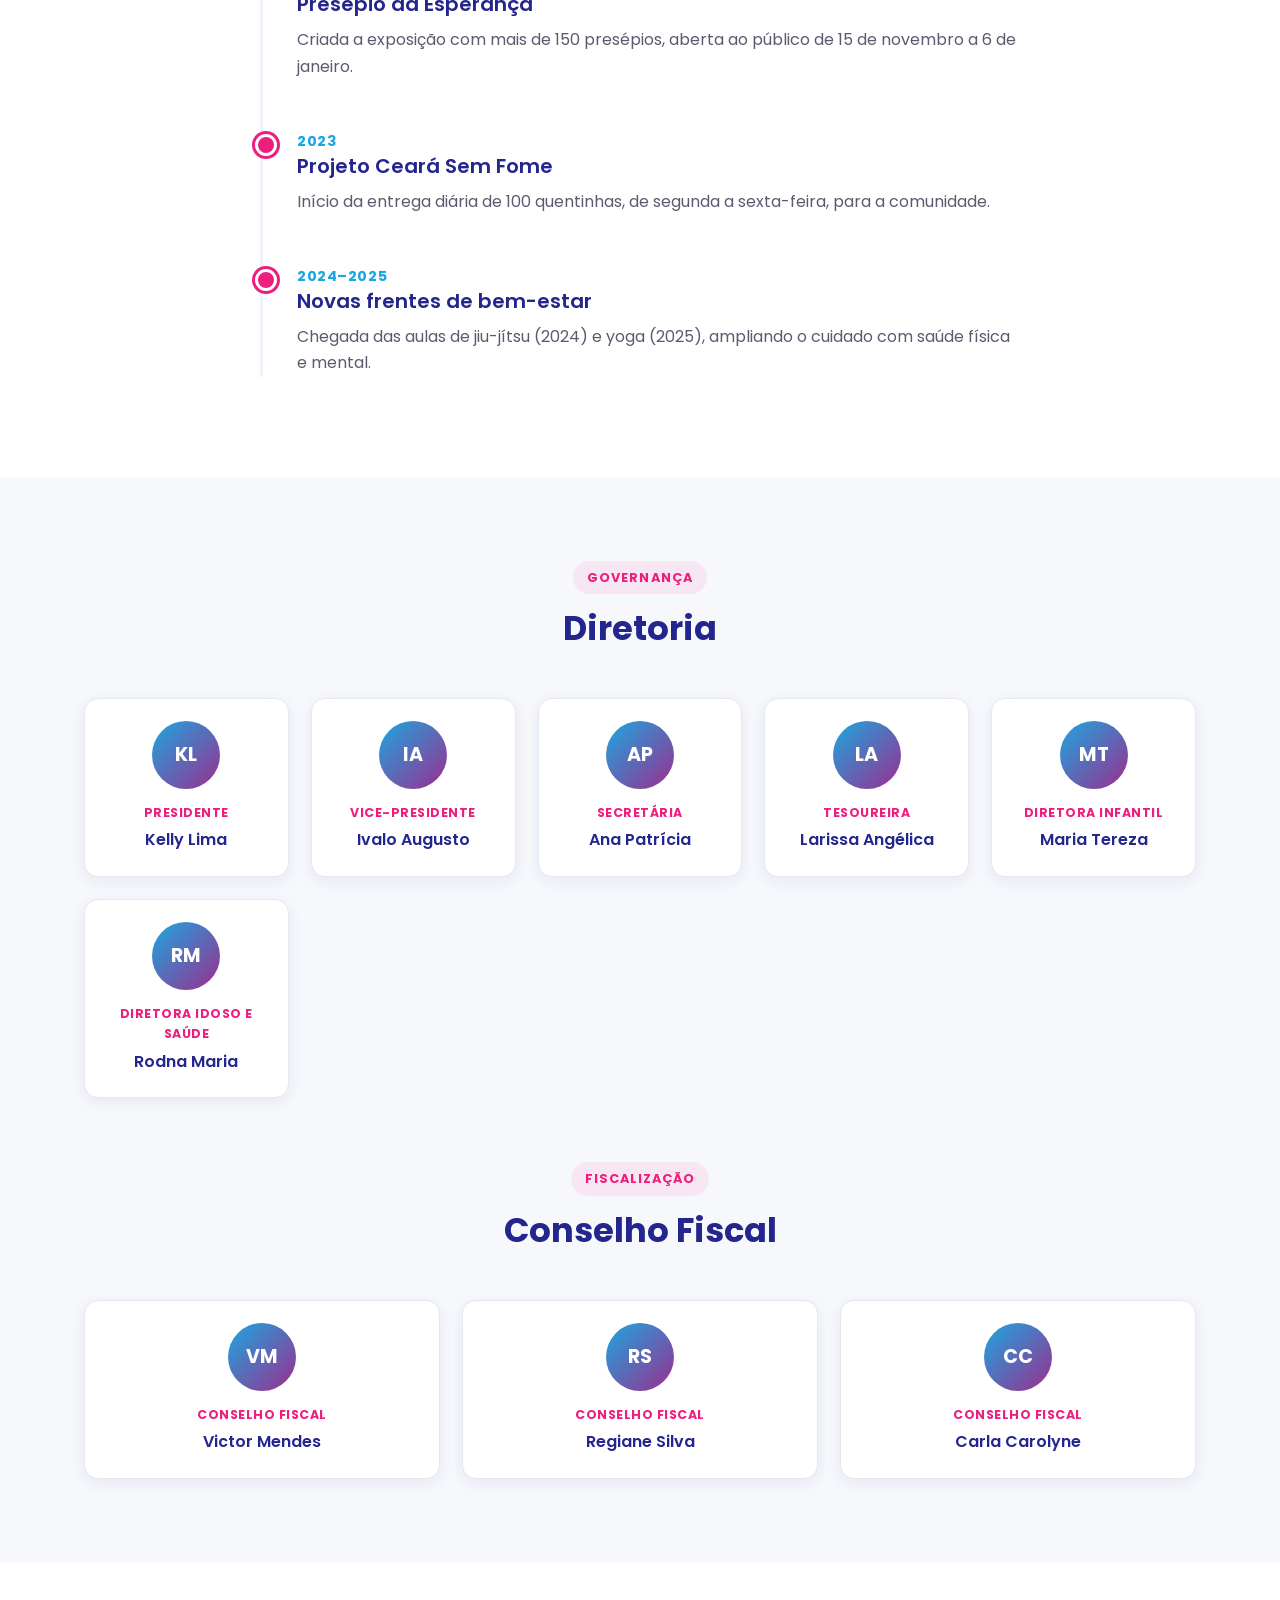
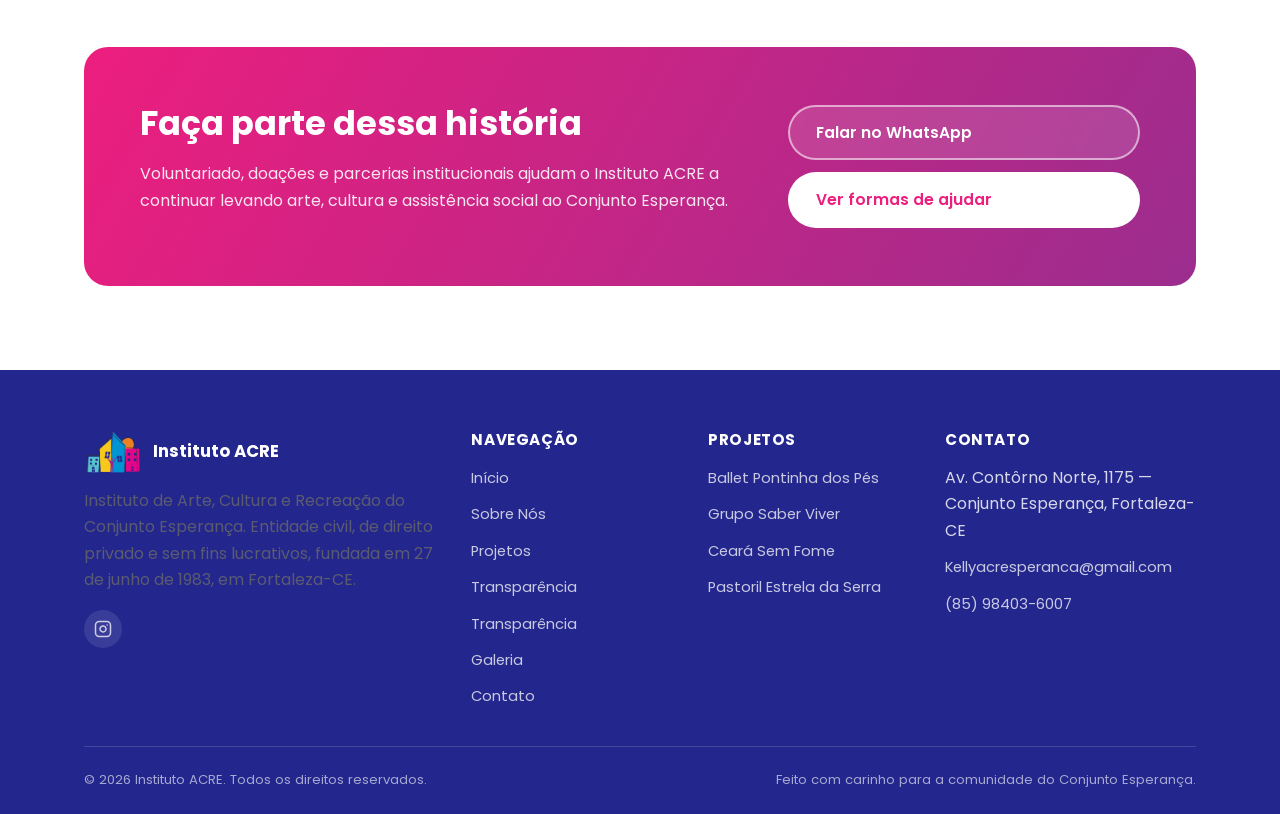
<file: sobre.html>
<!DOCTYPE html>
<html lang="pt-BR">
<head>
<meta charset="UTF-8">
<meta name="viewport" content="width=device-width, initial-scale=1.0">
<title>Sobre Nós — Instituto ACRE</title>
<meta name="description" content="Conheça a história, missão, visão, valores e a diretoria do Instituto ACRE, fundado em 1983 no Conjunto Esperança, Fortaleza-CE.">
<link rel="icon" href="assets/img/favicon-32.png" sizes="32x32" type="image/png">
<link rel="icon" href="assets/img/favicon-192.png" sizes="192x192" type="image/png">
<link rel="apple-touch-icon" href="assets/img/apple-touch-icon.png">
<link rel="preconnect" href="https://fonts.googleapis.com">
<link href="https://fonts.googleapis.com/css2?family=Poppins:wght@400;500;600;700&display=swap" rel="stylesheet">
<link rel="stylesheet" href="css/style.css">
</head>
<body>

<header class="site-header">
  <div class="container nav">
    <a href="index.html" class="brand">
      <img src="assets/img/logo.png" alt="Logotipo Instituto ACRE">
      <span class="brand-text"><strong>Instituto ACRE</strong><span>Desde 1983</span></span>
    </a>
    <nav>
      <ul class="nav-links">
        <li><a href="index.html">Início</a></li>
        <li><a href="sobre.html" class="is-active">Sobre Nós</a></li>
        <li><a href="projetos.html">Projetos</a></li>
        <li><a href="transparencia.html">Transparência</a></li>
        <li><a href="galeria.html">Galeria</a></li>
        <li><a href="contato.html">Contato</a></li>
      </ul>
    </nav>
    <div class="nav-cta">
      <a href="https://wa.me/5585984036007" target="_blank" rel="noopener" class="btn btn-cta"><span class="long">Fale Conosco</span> 💬</a>
      <button class="nav-toggle" aria-label="Abrir menu" aria-expanded="false"><span></span></button>
    </div>
  </div>
</header>

<main>

  <section class="page-hero">
    <div class="container">
      <div class="breadcrumb">Início / Sobre Nós</div>
      <h1>Sobre o Instituto ACRE</h1>
      <p>Quase meia década de arte, cultura, esporte e assistência social a favor do Conjunto Esperança.</p>
    </div>
  </section>

  <!-- QUEM SOMOS -->
  <section>
    <div class="container two-col">
      <div>
        <span class="eyebrow">Quem somos</span>
        <h2>Uma entidade construída pela e para a comunidade</h2>
        <p>O Instituto de Arte, Cultura e Recreação do Conjunto Esperança — ACRE — é uma entidade civil, de direito privado, sem fins lucrativos, fundada em 27 de junho de 1983. Iniciou suas atividades no Bairro Conjunto Esperança, em Fortaleza-CE.</p>
        <p>No início, o trabalho era simplesmente fazer o bem para a coletividade das pessoas que moram no Bairro Conjunto Esperança. Hoje o Instituto abrange não só o bairro, mas também pessoas de outros bairros da cidade, através de projetos sociais, culturais, esportivos e educacionais gratuitos.</p>
        <div>
          <span class="tag-pill">🏛️ Fundado em 27/06/1983</span>
          <span class="tag-pill">📍 Conjunto Esperança, Fortaleza-CE</span>
          <span class="tag-pill">🤍 Sem fins lucrativos</span>
        </div>
      </div>
      <div class="rounded-photo">
        <img src="assets/img/hero/hero-quemsomos.jpg" alt="Equipe do Instituto ACRE">
      </div>
    </div>
  </section>

  <!-- MISSÃO VISÃO VALORES -->
  <section class="section-soft">
    <div class="container">
      <div class="section-head">
        <span class="eyebrow">Nossos princípios</span>
        <h2>Missão, visão e valores</h2>
      </div>
      <div class="values-grid">
        <div class="value-card">
          <div class="icon">🎯</div>
          <h3>Missão</h3>
          <p>Intervir de forma ativa no desenvolvimento da comunidade, respondendo às suas necessidades através da prestação de serviços sociais, educacionais, culturais e desportivos a crianças, jovens, famílias, adultos e idosos.</p>
        </div>
        <div class="value-card">
          <div class="icon">🔭</div>
          <h3>Visão</h3>
          <p>Distinguir-se como uma instituição de referência e confiança na comunidade, reconhecida pela sua experiência e elevada qualidade dos serviços prestados, com respostas sociais e culturais cada vez mais adequadas e próximas dos seus utentes.</p>
        </div>
        <div class="value-card">
          <div class="icon">🤝</div>
          <h3>Valores</h3>
          <p><strong>Solidariedade</strong> — acolher com espírito de cooperação todos os utentes, familiares, colaboradores e a comunidade envolvente.<br><br>
          <strong>Igualdade</strong> — tratar todos de forma justa e imparcial, promovendo igualdade independentemente de gênero, cultura, condição ou etnia.<br><br>
          <strong>Cidadania</strong> — incentivar a participação ativa dos cidadãos nas decisões da instituição, fomentando o envolvimento de todas as partes interessadas.</p>
        </div>
      </div>
    </div>
  </section>

  <!-- HISTÓRIA / LINHA DO TEMPO -->
  <section>
    <div class="container">
      <div class="section-head">
        <span class="eyebrow">Nossa trajetória</span>
        <h2>Mais de 40 anos de história</h2>
        <p>Alguns marcos que acompanharam o crescimento do Instituto ACRE ao longo das décadas.</p>
      </div>
      <div class="timeline" style="max-width:760px; margin:0 auto;">
        <div class="timeline-item">
          <div class="year">1983</div>
          <h3>Fundação do Instituto ACRE</h3>
          <p>Nasce a entidade civil sem fins lucrativos, iniciando o trabalho social no Bairro Conjunto Esperança.</p>
        </div>
        <div class="timeline-item">
          <div class="year">2011</div>
          <h3>Ballet Pontinha dos Pés</h3>
          <p>Início das aulas gratuitas de balé clássico para meninas da comunidade.</p>
        </div>
        <div class="timeline-item">
          <div class="year">2016</div>
          <h3>Pastoril Estrela da Serra</h3>
          <p>Surge o grupo cultural, tornando-se atividade fixa do Instituto a partir de 2019.</p>
        </div>
        <div class="timeline-item">
          <div class="year">2017</div>
          <h3>Tradições populares</h3>
          <p>Início do Festival de Quadrilha São João da Esperança e da Malhação do Judas.</p>
        </div>
        <div class="timeline-item">
          <div class="year">2018</div>
          <h3>Mostra Natalina</h3>
          <p>Começa a tradição do Natal da Esperança, celebrando o fim de ano com a comunidade.</p>
        </div>
        <div class="timeline-item">
          <div class="year">2019</div>
          <h3>Grupo Saber Viver</h3>
          <p>Nasce o grupo voltado à terceira idade, começando com 7 mulheres da comunidade.</p>
        </div>
        <div class="timeline-item">
          <div class="year">2020</div>
          <h3>Resposta à pandemia</h3>
          <p>Distribuição de máscaras, álcool em gel e cestas básicas para famílias em vulnerabilidade.</p>
        </div>
        <div class="timeline-item">
          <div class="year">2022</div>
          <h3>Presépio da Esperança</h3>
          <p>Criada a exposição com mais de 150 presépios, aberta ao público de 15 de novembro a 6 de janeiro.</p>
        </div>
        <div class="timeline-item">
          <div class="year">2023</div>
          <h3>Projeto Ceará Sem Fome</h3>
          <p>Início da entrega diária de 100 quentinhas, de segunda a sexta-feira, para a comunidade.</p>
        </div>
        <div class="timeline-item">
          <div class="year">2024–2025</div>
          <h3>Novas frentes de bem-estar</h3>
          <p>Chegada das aulas de jiu-jítsu (2024) e yoga (2025), ampliando o cuidado com saúde física e mental.</p>
        </div>
      </div>
    </div>
  </section>

  <!-- DIRETORIA -->
  <section class="section-soft">
    <div class="container">
      <div class="section-head">
        <span class="eyebrow">Governança</span>
        <h2>Diretoria</h2>
      </div>
      <div class="people-grid">
        <div class="people-card">
          <div class="avatar">KL</div>
          <div class="role">Presidente</div>
          <div class="name">Kelly Lima</div>
        </div>
        <div class="people-card">
          <div class="avatar">IA</div>
          <div class="role">Vice-Presidente</div>
          <div class="name">Ivalo Augusto</div>
        </div>
        <div class="people-card">
          <div class="avatar">AP</div>
          <div class="role">Secretária</div>
          <div class="name">Ana Patrícia</div>
        </div>
        <div class="people-card">
          <div class="avatar">LA</div>
          <div class="role">Tesoureira</div>
          <div class="name">Larissa Angélica</div>
        </div>
        <div class="people-card">
          <div class="avatar">MT</div>
          <div class="role">Diretora Infantil</div>
          <div class="name">Maria Tereza</div>
        </div>
        <div class="people-card">
          <div class="avatar">RM</div>
          <div class="role">Diretora Idoso e Saúde</div>
          <div class="name">Rodna Maria</div>
        </div>
      </div>

      <div class="section-head" style="margin-top:64px;">
        <span class="eyebrow">Fiscalização</span>
        <h2>Conselho Fiscal</h2>
      </div>
      <div class="people-grid">
        <div class="people-card">
          <div class="avatar">VM</div>
          <div class="role">Conselho Fiscal</div>
          <div class="name">Victor Mendes</div>
        </div>
        <div class="people-card">
          <div class="avatar">RS</div>
          <div class="role">Conselho Fiscal</div>
          <div class="name">Regiane Silva</div>
        </div>
        <div class="people-card">
          <div class="avatar">CC</div>
          <div class="role">Conselho Fiscal</div>
          <div class="name">Carla Carolyne</div>
        </div>
      </div>
    </div>
  </section>

  <!-- CTA -->
  <section>
    <div class="container">
      <div class="cta-band">
        <div>
          <h2>Faça parte dessa história</h2>
          <p>Voluntariado, doações e parcerias institucionais ajudam o Instituto ACRE a continuar levando arte, cultura e assistência social ao Conjunto Esperança.</p>
        </div>
        <div class="cta-actions">
          <a href="https://wa.me/5585984036007" target="_blank" rel="noopener" class="btn btn-outline-light">Falar no WhatsApp</a>
          <a href="contato.html" class="btn" style="background:#fff; color:var(--pink);">Ver formas de ajudar</a>
        </div>
      </div>
    </div>
  </section>

</main>

<footer class="site-footer">
  <div class="container">
    <div class="footer-grid">
      <div>
        <div class="footer-brand"><img src="assets/img/logo.png" alt="Instituto ACRE"><strong>Instituto ACRE</strong></div>
        <p>Instituto de Arte, Cultura e Recreação do Conjunto Esperança. Entidade civil, de direito privado e sem fins lucrativos, fundada em 27 de junho de 1983, em Fortaleza-CE.</p>
        <div class="social-row">
          <a href="https://www.instagram.com/acrecjesperanca" target="_blank" rel="noopener" aria-label="Instagram do Instituto ACRE">
            <svg width="18" height="18" viewBox="0 0 24 24" fill="none" stroke="currentColor" stroke-width="2" stroke-linecap="round" stroke-linejoin="round"><rect x="2" y="2" width="20" height="20" rx="5" ry="5"></rect><path d="M16 11.37A4 4 0 1 1 12.63 8 4 4 0 0 1 16 11.37z"></path><line x1="17.5" y1="6.5" x2="17.5" y2="6.5"></line></svg>
          </a>
        </div>
      </div>
      <div>
        <h4>Navegação</h4>
        <ul>
          <li><a href="index.html">Início</a></li>
          <li><a href="sobre.html">Sobre Nós</a></li>
          <li><a href="projetos.html">Projetos</a></li>
          <li><a href="transparencia.html">Transparência</a></li>
        <li><a href="transparencia.html">Transparência</a></li>
          <li><a href="galeria.html">Galeria</a></li>
          <li><a href="contato.html">Contato</a></li>
        </ul>
      </div>
      <div>
        <h4>Projetos</h4>
        <ul>
          <li><a href="projetos.html#ballet">Ballet Pontinha dos Pés</a></li>
          <li><a href="projetos.html#saber-viver">Grupo Saber Viver</a></li>
          <li><a href="projetos.html#ceara-sem-fome">Ceará Sem Fome</a></li>
          <li><a href="projetos.html#pastoril">Pastoril Estrela da Serra</a></li>
        </ul>
      </div>
      <div>
        <h4>Contato</h4>
        <ul>
          <li>Av. Contôrno Norte, 1175 — Conjunto Esperança, Fortaleza-CE</li>
          <li><a href="mailto:Kellyacresperanca@gmail.com">Kellyacresperanca@gmail.com</a></li>
          <li><a href="https://wa.me/5585984036007" target="_blank" rel="noopener">(85) 98403-6007</a></li>
        </ul>
      </div>
    </div>
    <div class="footer-bottom">
      <span>© <span data-year>2026</span> Instituto ACRE. Todos os direitos reservados.</span>
      <span>Feito com carinho para a comunidade do Conjunto Esperança.</span>
    </div>
  </div>
</footer>

<a href="https://wa.me/5585984036007" target="_blank" rel="noopener" class="whatsapp-float" aria-label="Falar no WhatsApp">💬</a>
<script src="js/main.js"></script>
</body>
</html>
</file>
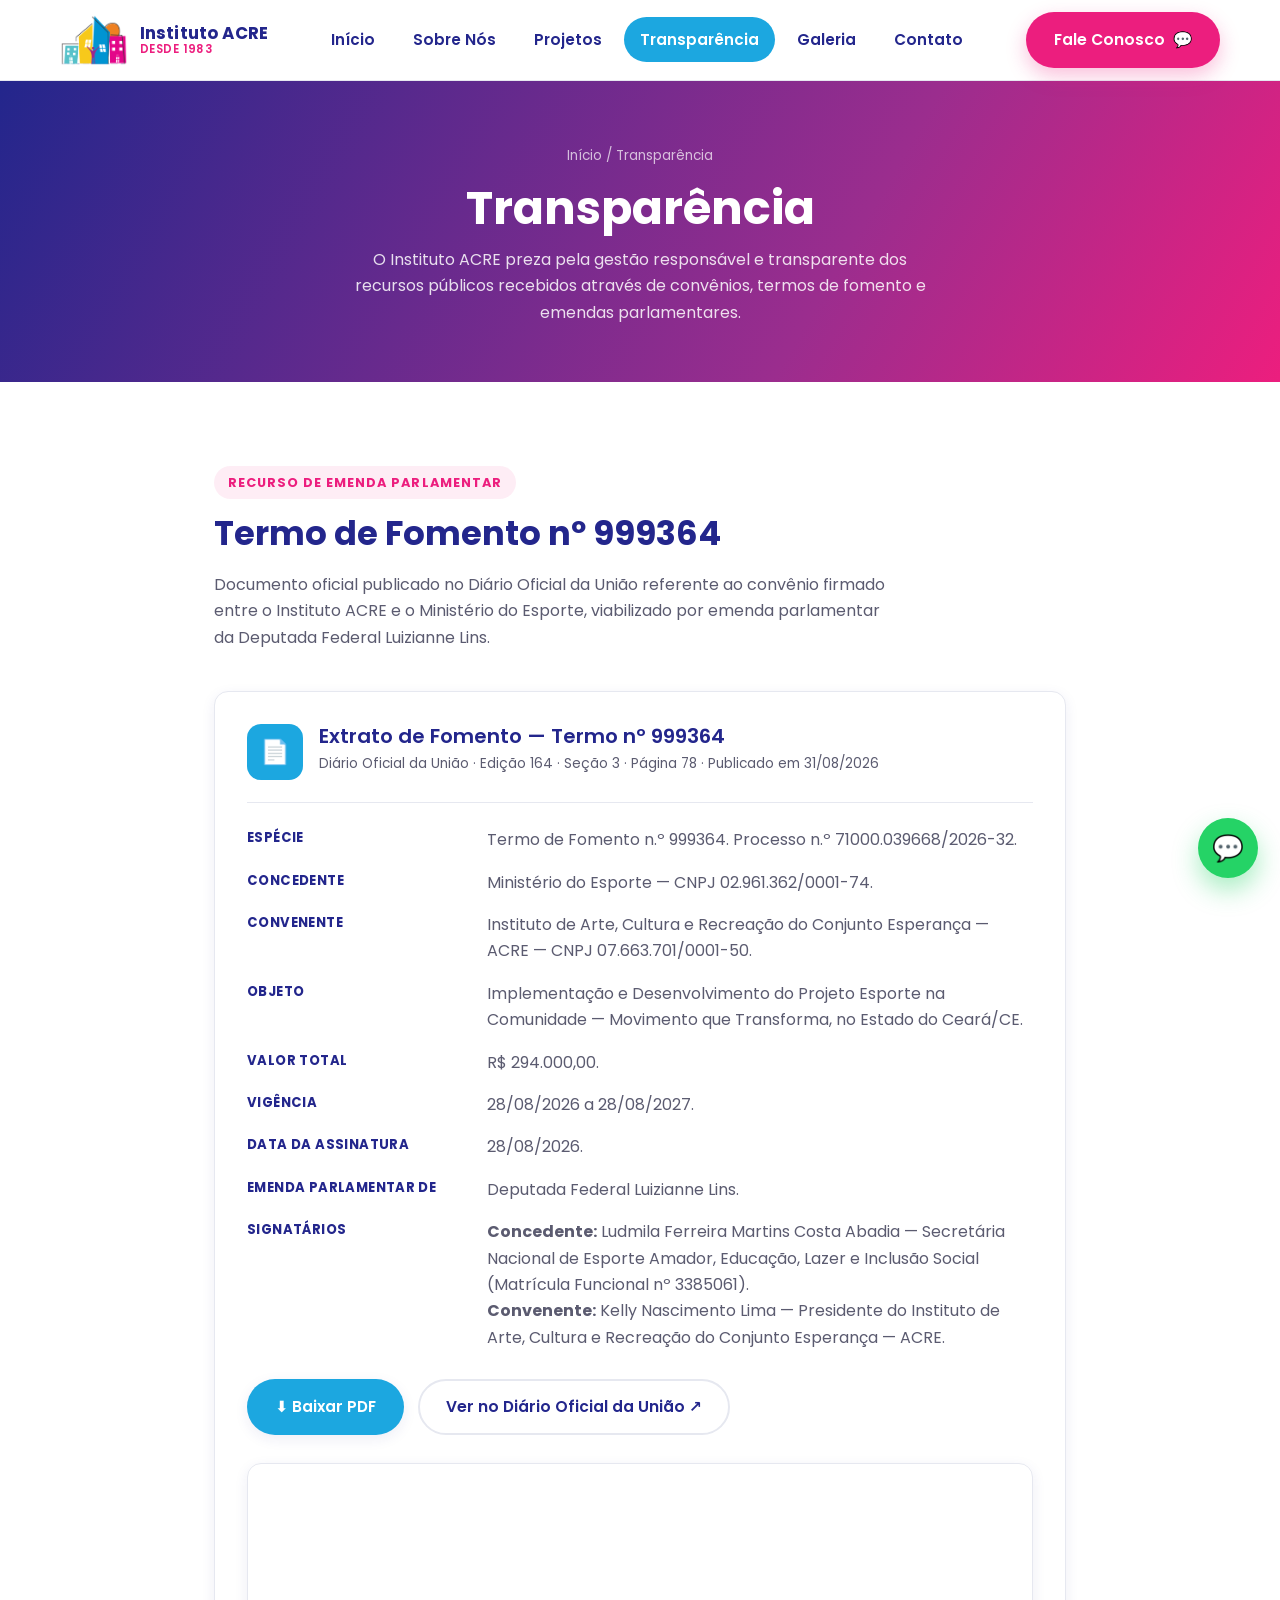
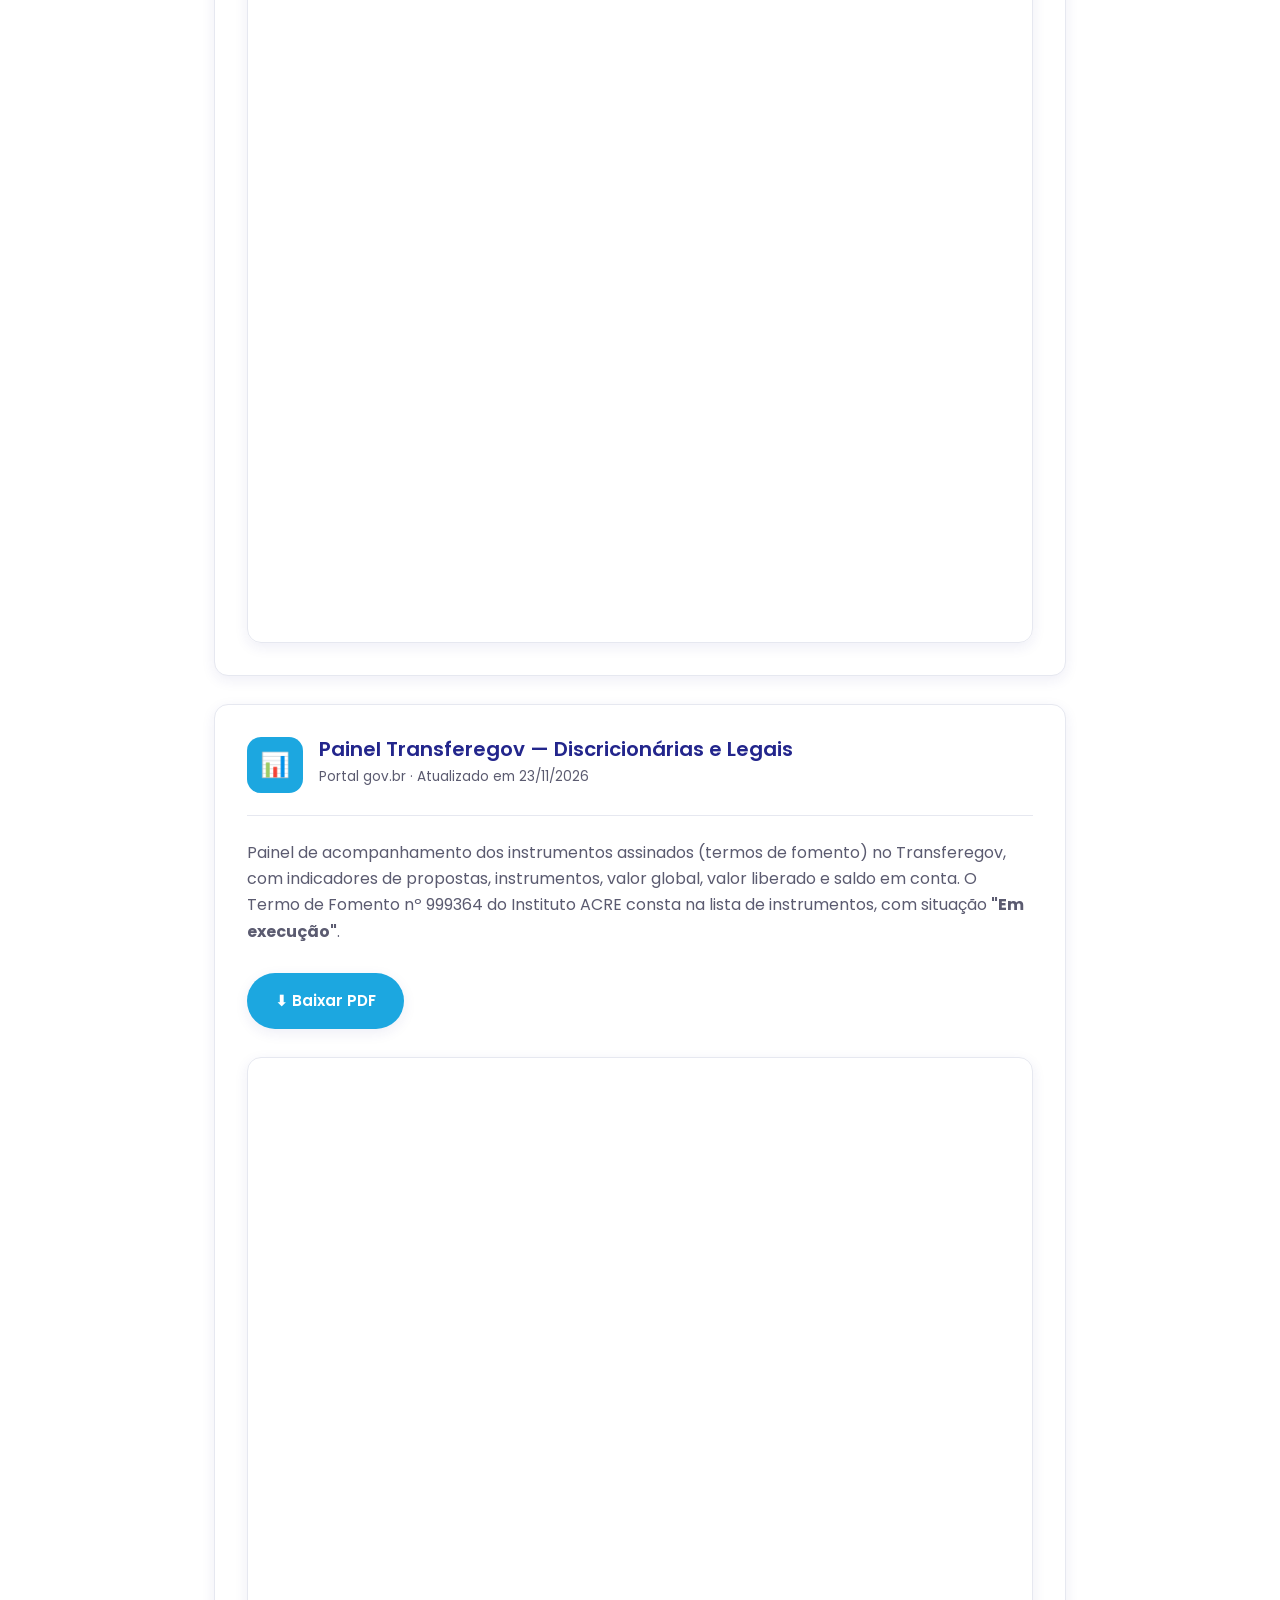
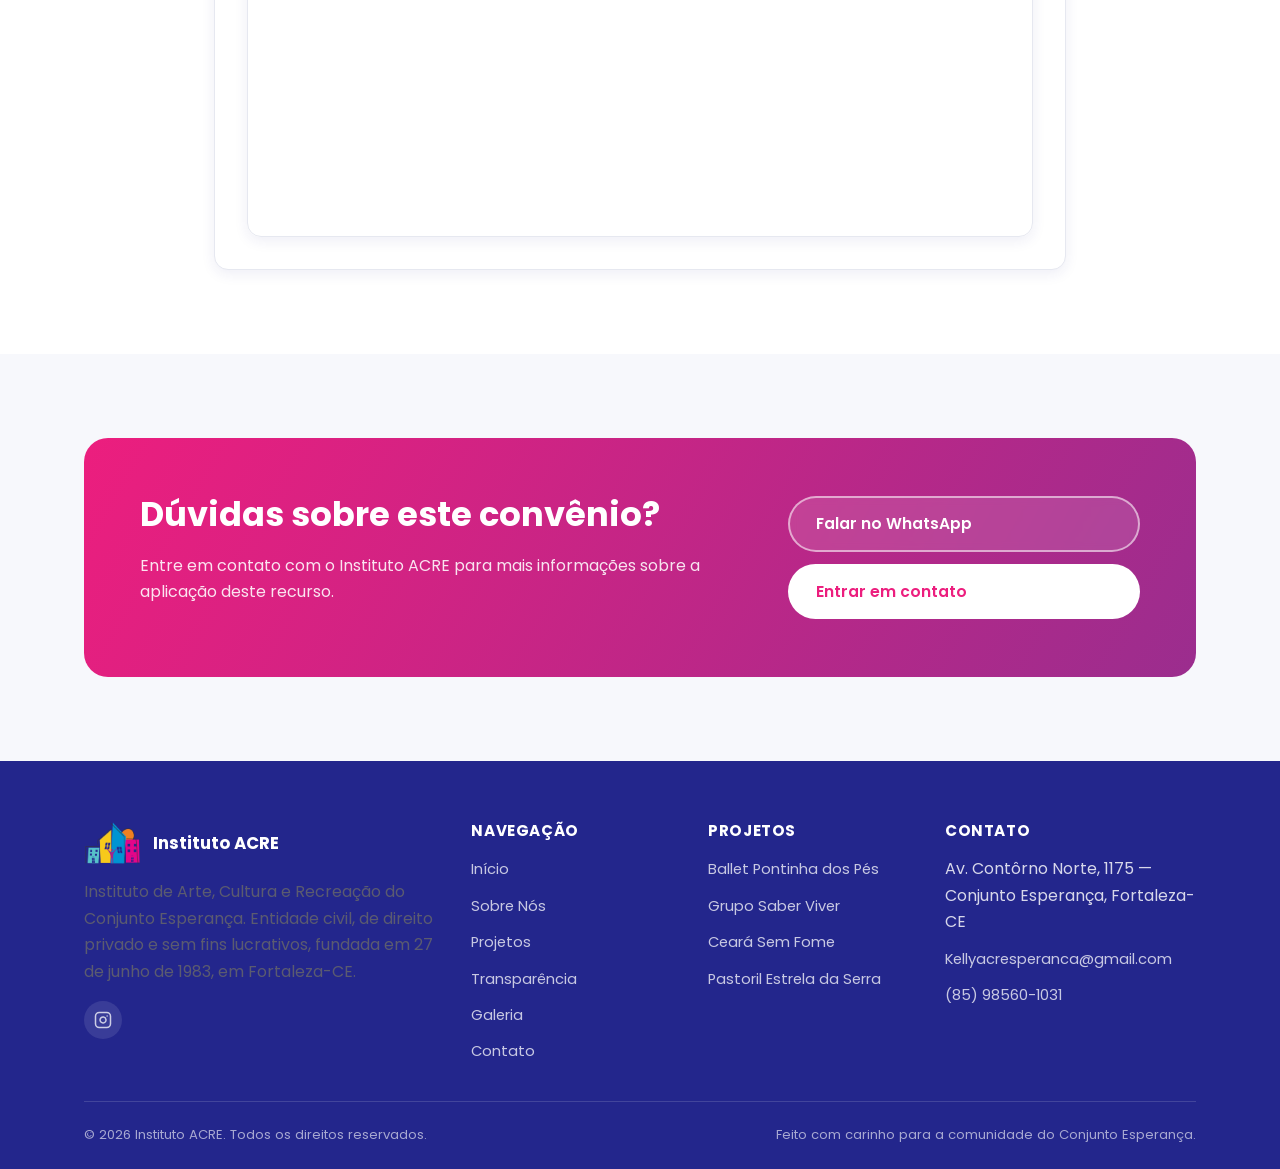
<file: transparencia.html>
<!DOCTYPE html>
<html lang="pt-BR">
<head>
<meta charset="UTF-8">
<meta name="viewport" content="width=device-width, initial-scale=1.0">
<title>Transparência — Instituto ACRE</title>
<meta name="description" content="Transparência do Instituto ACRE: termos de fomento, convênios e emendas parlamentares recebidos, com documentos oficiais disponíveis para consulta.">
<link rel="icon" href="assets/img/favicon-32.png" sizes="32x32" type="image/png">
<link rel="icon" href="assets/img/favicon-192.png" sizes="192x192" type="image/png">
<link rel="apple-touch-icon" href="assets/img/apple-touch-icon.png">
<link rel="preconnect" href="https://fonts.googleapis.com">
<link href="https://fonts.googleapis.com/css2?family=Poppins:wght@400;500;600;700&display=swap" rel="stylesheet">
<link rel="stylesheet" href="css/style.css">
</head>
<body>

<header class="site-header">
  <div class="container nav">
    <a href="index.html" class="brand">
      <img src="assets/img/logo.png" alt="Logotipo Instituto ACRE">
      <span class="brand-text"><strong>Instituto ACRE</strong><span>Desde 1983</span></span>
    </a>
    <nav>
      <ul class="nav-links">
        <li><a href="index.html">Início</a></li>
        <li><a href="sobre.html">Sobre Nós</a></li>
        <li><a href="projetos.html">Projetos</a></li>
        <li><a href="transparencia.html" class="is-active">Transparência</a></li>
        <li><a href="galeria.html">Galeria</a></li>
        <li><a href="contato.html">Contato</a></li>
      </ul>
    </nav>
    <div class="nav-cta">
      <a href="https://wa.me/5585985601031" target="_blank" rel="noopener" class="btn btn-cta"><span class="long">Fale Conosco</span> 💬</a>
      <button class="nav-toggle" aria-label="Abrir menu" aria-expanded="false"><span></span></button>
    </div>
  </div>
</header>

<main>

  <section class="page-hero">
    <div class="container">
      <div class="breadcrumb">Início / Transparência</div>
      <h1>Transparência</h1>
      <p>O Instituto ACRE preza pela gestão responsável e transparente dos recursos públicos recebidos através de convênios, termos de fomento e emendas parlamentares.</p>
    </div>
  </section>

  <section>
    <div class="container" style="max-width:900px;">

      <div class="section-head left">
        <span class="eyebrow">Recurso de Emenda Parlamentar</span>
        <h2>Termo de Fomento nº 999364</h2>
        <p>Documento oficial publicado no Diário Oficial da União referente ao convênio firmado entre o Instituto ACRE e o Ministério do Esporte, viabilizado por emenda parlamentar da Deputada Federal Luizianne Lins.</p>
      </div>

      <div class="doc-card">
        <div class="doc-card-header">
          <div class="doc-icon">📄</div>
          <div>
            <h3>Extrato de Fomento — Termo nº 999364</h3>
            <div class="doc-subtitle">Diário Oficial da União · Edição 164 · Seção 3 · Página 78 · Publicado em 31/08/2026</div>
          </div>
        </div>

        <dl class="doc-meta">
          <dt>Espécie</dt>
          <dd>Termo de Fomento n.º 999364. Processo n.º 71000.039668/2026-32.</dd>

          <dt>Concedente</dt>
          <dd>Ministério do Esporte — CNPJ 02.961.362/0001-74.</dd>

          <dt>Convenente</dt>
          <dd>Instituto de Arte, Cultura e Recreação do Conjunto Esperança — ACRE — CNPJ 07.663.701/0001-50.</dd>

          <dt>Objeto</dt>
          <dd>Implementação e Desenvolvimento do Projeto Esporte na Comunidade — Movimento que Transforma, no Estado do Ceará/CE.</dd>

          <dt>Valor total</dt>
          <dd>R$ 294.000,00.</dd>

          <dt>Vigência</dt>
          <dd>28/08/2026 a 28/08/2027.</dd>

          <dt>Data da assinatura</dt>
          <dd>28/08/2026.</dd>

          <dt>Emenda parlamentar de</dt>
          <dd>Deputada Federal Luizianne Lins.</dd>

          <dt>Signatários</dt>
          <dd>
            <strong>Concedente:</strong> Ludmila Ferreira Martins Costa Abadia — Secretária Nacional de Esporte Amador, Educação, Lazer e Inclusão Social (Matrícula Funcional nº 3385061).<br>
            <strong>Convenente:</strong> Kelly Nascimento Lima — Presidente do Instituto de Arte, Cultura e Recreação do Conjunto Esperança — ACRE.
          </dd>
        </dl>

        <div class="doc-actions">
          <a href="assets/docs/termo-fomento-999364.pdf" download class="btn btn-primary">⬇ Baixar PDF</a>
          <a href="https://www.in.gov.br/web/dou/-/extrato-de-fomento-728916391" target="_blank" rel="noopener" class="btn btn-outline">Ver no Diário Oficial da União ↗</a>
        </div>

        <div class="pdf-frame">
          <iframe src="assets/docs/termo-fomento-999364.pdf" title="Extrato de Fomento — Termo nº 999364">
            <div class="pdf-frame-fallback">
              Seu navegador não consegue exibir o PDF aqui.
              <a href="assets/docs/termo-fomento-999364.pdf">Clique aqui para baixar o arquivo</a>.
            </div>
          </iframe>
        </div>
      </div>

      <div class="doc-card">
        <div class="doc-card-header">
          <div class="doc-icon">📊</div>
          <div>
            <h3>Painel Transferegov — Discricionárias e Legais</h3>
            <div class="doc-subtitle">Portal gov.br · Atualizado em 23/11/2026</div>
          </div>
        </div>

        <p>Painel de acompanhamento dos instrumentos assinados (termos de fomento) no Transferegov, com indicadores de propostas, instrumentos, valor global, valor liberado e saldo em conta. O Termo de Fomento nº 999364 do Instituto ACRE consta na lista de instrumentos, com situação <strong>"Em execução"</strong>.</p>

        <div class="doc-actions">
          <a href="assets/docs/painel-transferegov-23-11-2026.pdf" download class="btn btn-primary">⬇ Baixar PDF</a>
        </div>

        <div class="pdf-frame">
          <iframe src="assets/docs/painel-transferegov-23-11-2026.pdf" title="Painel Transferegov — Discricionárias e Legais">
            <div class="pdf-frame-fallback">
              Seu navegador não consegue exibir o PDF aqui.
              <a href="assets/docs/painel-transferegov-23-11-2026.pdf">Clique aqui para baixar o arquivo</a>.
            </div>
          </iframe>
        </div>
      </div>

    </div>
  </section>

  <!-- CTA -->
  <section class="section-soft">
    <div class="container">
      <div class="cta-band">
        <div>
          <h2>Dúvidas sobre este convênio?</h2>
          <p>Entre em contato com o Instituto ACRE para mais informações sobre a aplicação deste recurso.</p>
        </div>
        <div class="cta-actions">
          <a href="https://wa.me/5585985601031" target="_blank" rel="noopener" class="btn btn-outline-light">Falar no WhatsApp</a>
          <a href="contato.html" class="btn" style="background:#fff; color:var(--pink);">Entrar em contato</a>
        </div>
      </div>
    </div>
  </section>

</main>

<footer class="site-footer">
  <div class="container">
    <div class="footer-grid">
      <div>
        <div class="footer-brand"><img src="assets/img/logo.png" alt="Instituto ACRE"><strong>Instituto ACRE</strong></div>
        <p>Instituto de Arte, Cultura e Recreação do Conjunto Esperança. Entidade civil, de direito privado e sem fins lucrativos, fundada em 27 de junho de 1983, em Fortaleza-CE.</p>
        <div class="social-row">
          <a href="https://www.instagram.com/acrecjesperanca" target="_blank" rel="noopener" aria-label="Instagram do Instituto ACRE">
            <svg width="18" height="18" viewBox="0 0 24 24" fill="none" stroke="currentColor" stroke-width="2" stroke-linecap="round" stroke-linejoin="round"><rect x="2" y="2" width="20" height="20" rx="5" ry="5"></rect><path d="M16 11.37A4 4 0 1 1 12.63 8 4 4 0 0 1 16 11.37z"></path><line x1="17.5" y1="6.5" x2="17.5" y2="6.5"></line></svg>
          </a>
        </div>
      </div>
      <div>
        <h4>Navegação</h4>
        <ul>
          <li><a href="index.html">Início</a></li>
          <li><a href="sobre.html">Sobre Nós</a></li>
          <li><a href="projetos.html">Projetos</a></li>
          <li><a href="transparencia.html">Transparência</a></li>
          <li><a href="galeria.html">Galeria</a></li>
          <li><a href="contato.html">Contato</a></li>
        </ul>
      </div>
      <div>
        <h4>Projetos</h4>
        <ul>
          <li><a href="projetos.html#ballet">Ballet Pontinha dos Pés</a></li>
          <li><a href="projetos.html#saber-viver">Grupo Saber Viver</a></li>
          <li><a href="projetos.html#ceara-sem-fome">Ceará Sem Fome</a></li>
          <li><a href="projetos.html#pastoril">Pastoril Estrela da Serra</a></li>
        </ul>
      </div>
      <div>
        <h4>Contato</h4>
        <ul>
          <li>Av. Contôrno Norte, 1175 — Conjunto Esperança, Fortaleza-CE</li>
          <li><a href="mailto:Kellyacresperanca@gmail.com">Kellyacresperanca@gmail.com</a></li>
          <li><a href="https://wa.me/5585985601031" target="_blank" rel="noopener">(85) 98560-1031</a></li>
        </ul>
      </div>
    </div>
    <div class="footer-bottom">
      <span>© <span data-year>2026</span> Instituto ACRE. Todos os direitos reservados.</span>
      <span>Feito com carinho para a comunidade do Conjunto Esperança.</span>
    </div>
  </div>
</footer>

<a href="https://wa.me/5585985601031" target="_blank" rel="noopener" class="whatsapp-float" aria-label="Falar no WhatsApp">💬</a>
<script src="js/main.js"></script>
</body>
</html>
</file>
<file: css/style.css>
/* =========================================================
   Instituto ACRE — folha de estilos
   Paleta baseada no logotipo (fundo branco; cor só em botões,
   menu, títulos e detalhes, conforme solicitado).
   ========================================================= */

:root {
  --navy: #23268C;        /* texto "INSTITUTO ACRE" no logo */
  --blue: #1CA7E0;        /* prédio azul do logo — cor primária */
  --blue-dark: #157FAE;
  --yellow: #FFC72C;      /* prédio amarelo do logo */
  --pink: #EC1E7E;        /* prédio rosa do logo — CTA / doação */
  --pink-dark: #C41263;
  --teal: #3EC6C6;        /* prédio azul-turquesa do logo */
  --orange: #F5821F;      /* sol do logo */
  --purple: #9B2D8E;      /* figura humana do logo */

  --bg: #FFFFFF;
  --bg-soft: #F7F8FC;
  --bg-soft-2: #EFF3FA;
  --text: #262638;
  --text-light: #5B5B70;
  --border: #E6E8F0;

  --radius: 14px;
  --shadow: 0 10px 30px rgba(35, 38, 140, 0.08);
  --shadow-sm: 0 4px 14px rgba(35, 38, 140, 0.08);
  --container: 1160px;
}

* { box-sizing: border-box; }
html { scroll-behavior: smooth; }
html, body { overflow-x: hidden; }

body {
  margin: 0;
  font-family: "Poppins", "Segoe UI", system-ui, -apple-system, sans-serif;
  color: var(--text);
  background: var(--bg);
  line-height: 1.65;
  -webkit-font-smoothing: antialiased;
}

img { max-width: 100%; display: block; }
a { color: inherit; text-decoration: none; }

.container {
  width: 100%;
  max-width: var(--container);
  margin: 0 auto;
  padding: 0 24px;
}

h1, h2, h3, h4 {
  font-family: "Poppins", "Segoe UI", system-ui, sans-serif;
  color: var(--navy);
  line-height: 1.25;
  margin: 0 0 .5em;
}

h1 { font-size: clamp(2rem, 4vw, 2.9rem); font-weight: 700; }
h2 { font-size: clamp(1.5rem, 3vw, 2.1rem); font-weight: 700; }
h3 { font-size: 1.25rem; font-weight: 600; }

p { margin: 0 0 1em; color: var(--text-light); }

.eyebrow {
  display: inline-block;
  font-size: .8rem;
  font-weight: 700;
  letter-spacing: .08em;
  text-transform: uppercase;
  color: var(--pink);
  background: rgba(236, 30, 126, .08);
  padding: 6px 14px;
  border-radius: 999px;
  margin-bottom: 14px;
}

/* ---------- Botões ---------- */
.btn {
  display: inline-flex;
  align-items: center;
  gap: 8px;
  padding: 13px 26px;
  border-radius: 999px;
  font-weight: 600;
  font-size: .97rem;
  border: 2px solid transparent;
  cursor: pointer;
  transition: transform .15s ease, box-shadow .15s ease, background .15s ease, color .15s ease;
}
.btn:hover { transform: translateY(-2px); }

.btn-primary {
  background: var(--blue);
  color: #fff;
  box-shadow: var(--shadow-sm);
}
.btn-primary:hover { background: var(--blue-dark); }

.btn-cta {
  background: var(--pink);
  color: #fff;
  box-shadow: 0 8px 20px rgba(236,30,126,.28);
}
.btn-cta:hover { background: var(--pink-dark); }

.btn-outline {
  background: transparent;
  color: var(--navy);
  border-color: var(--border);
}
.btn-outline:hover { border-color: var(--blue); color: var(--blue); }

.btn-outline-light {
  background: rgba(255,255,255,.12);
  color: #fff;
  border-color: rgba(255,255,255,.55);
  backdrop-filter: blur(4px);
}
.btn-outline-light:hover { background: #fff; color: var(--navy); }

/* ---------- Header / Navegação ---------- */
.site-header {
  position: sticky;
  top: 0;
  z-index: 100;
  background: rgba(255,255,255,.92);
  backdrop-filter: blur(10px);
  border-bottom: 1px solid var(--border);
}
.nav {
  display: flex;
  align-items: center;
  justify-content: space-between;
  padding: 12px 0;
}
.brand {
  display: flex;
  align-items: center;
  gap: 12px;
}
.brand img { height: 52px; width: auto; }
.brand-text { display: flex; flex-direction: column; line-height: 1.15; }
.brand-text strong { color: var(--navy); font-size: 1.05rem; letter-spacing: .01em; }
.brand-text span { color: var(--pink); font-size: .72rem; font-weight: 600; letter-spacing: .04em; text-transform: uppercase; }

.nav-links {
  display: flex;
  align-items: center;
  gap: 6px;
  list-style: none;
  margin: 0;
  padding: 0;
}
.nav-links a {
  display: inline-block;
  padding: 10px 16px;
  border-radius: 999px;
  font-weight: 600;
  font-size: .95rem;
  color: var(--navy);
  transition: background .15s ease, color .15s ease;
}
.nav-links a:hover { background: var(--bg-soft-2); }
.nav-links a.is-active { background: var(--blue); color: #fff; }

.nav-cta { display: flex; align-items: center; gap: 10px; }

.nav-toggle {
  display: none;
  background: var(--bg-soft-2);
  border: none;
  border-radius: 10px;
  width: 44px;
  height: 44px;
  align-items: center;
  justify-content: center;
  cursor: pointer;
}
.nav-toggle span, .nav-toggle span::before, .nav-toggle span::after {
  content: "";
  display: block;
  width: 20px;
  height: 2px;
  background: var(--navy);
  position: relative;
  transition: transform .2s ease, opacity .2s ease;
}
.nav-toggle span::before { position: absolute; top: -6px; }
.nav-toggle span::after { position: absolute; top: 6px; }

/* ---------- Hero ---------- */
.hero {
  position: relative;
  overflow: hidden;
  background: linear-gradient(135deg, var(--navy) 0%, var(--blue) 100%);
  color: #fff;
  padding: 88px 0 100px;
}
.hero::before, .hero::after {
  content: "";
  position: absolute;
  border-radius: 50%;
  opacity: .35;
}
.hero::before {
  width: 420px; height: 420px;
  background: var(--orange);
  top: -180px; right: -120px;
  filter: blur(10px);
  opacity: .28;
}
.hero::after {
  width: 320px; height: 320px;
  background: var(--yellow);
  bottom: -160px; left: -100px;
  opacity: .18;
}
.hero .container {
  position: relative;
  z-index: 2;
  display: grid;
  grid-template-columns: 1.1fr .9fr;
  gap: 48px;
  align-items: center;
}
.hero h1 { color: #fff; }
.hero p.lead { color: rgba(255,255,255,.88); font-size: 1.1rem; max-width: 46ch; }
.hero-actions { display: flex; flex-wrap: wrap; gap: 14px; margin-top: 28px; }
.hero-eyebrow {
  display: inline-block;
  background: rgba(255,255,255,.14);
  border: 1px solid rgba(255,255,255,.35);
  color: #fff;
  padding: 6px 16px;
  border-radius: 999px;
  font-size: .8rem;
  font-weight: 600;
  letter-spacing: .05em;
  text-transform: uppercase;
  margin-bottom: 18px;
}
.hero-media {
  border-radius: 20px;
  overflow: hidden;
  box-shadow: 0 30px 60px rgba(10, 14, 60, .35);
  border: 6px solid rgba(255,255,255,.15);
  aspect-ratio: 4/3;
}
.hero-media img { width: 100%; height: 100%; object-fit: cover; }

/* Page hero (páginas internas) */
.page-hero {
  background: linear-gradient(120deg, var(--navy), var(--purple) 65%, var(--pink));
  color: #fff;
  padding: 64px 0 56px;
  text-align: center;
}
.page-hero h1 { color: #fff; margin-bottom: 10px; }
.page-hero p { color: rgba(255,255,255,.85); max-width: 60ch; margin: 0 auto; }
.breadcrumb { font-size: .85rem; color: rgba(255,255,255,.7); margin-bottom: 12px; }

/* ---------- Stats ---------- */
.stats {
  display: grid;
  grid-template-columns: repeat(4, 1fr);
  gap: 20px;
  margin-top: -56px;
  position: relative;
  z-index: 3;
}
.stat-card {
  background: #fff;
  border-radius: var(--radius);
  box-shadow: var(--shadow);
  padding: 24px 20px;
  text-align: center;
  border-top: 4px solid var(--blue);
}
.stat-card:nth-child(2) { border-top-color: var(--pink); }
.stat-card:nth-child(3) { border-top-color: var(--yellow); }
.stat-card:nth-child(4) { border-top-color: var(--teal); }
.stat-card .num { font-size: 1.9rem; font-weight: 700; color: var(--navy); }
.stat-card .label { font-size: .85rem; color: var(--text-light); margin-top: 4px; }

/* ---------- Seções gerais ---------- */
section { padding: 84px 0; }
.section-soft { background: var(--bg-soft); }
.section-head { max-width: 680px; margin: 0 auto 48px; text-align: center; }
.section-head.left { margin: 0 0 40px; text-align: left; }

/* ---------- Cards de valores ---------- */
.values-grid {
  display: grid;
  grid-template-columns: repeat(3, 1fr);
  gap: 24px;
}
.value-card {
  background: #fff;
  border: 1px solid var(--border);
  border-radius: var(--radius);
  padding: 30px 26px;
  box-shadow: var(--shadow-sm);
}
.value-card .icon {
  width: 52px; height: 52px;
  border-radius: 14px;
  display: flex; align-items: center; justify-content: center;
  font-size: 1.4rem;
  margin-bottom: 16px;
  color: #fff;
}
.value-card:nth-child(1) .icon { background: var(--blue); }
.value-card:nth-child(2) .icon { background: var(--pink); }
.value-card:nth-child(3) .icon { background: var(--orange); }

/* ---------- Grid de projetos / cards ---------- */
.card-grid {
  display: grid;
  grid-template-columns: repeat(3, 1fr);
  gap: 26px;
}
.proj-card {
  background: #fff;
  border-radius: var(--radius);
  overflow: hidden;
  box-shadow: var(--shadow-sm);
  border: 1px solid var(--border);
  transition: transform .18s ease, box-shadow .18s ease;
  display: flex;
  flex-direction: column;
}
.proj-card:hover { transform: translateY(-6px); box-shadow: var(--shadow); }
.proj-card .thumb { aspect-ratio: 4/3; overflow: hidden; position: relative; }
.proj-card .thumb img { width: 100%; height: 100%; object-fit: cover; transition: transform .35s ease; }
.proj-card:hover .thumb img { transform: scale(1.06); }
.proj-card .tag {
  position: absolute; top: 12px; left: 12px;
  background: rgba(255,255,255,.92);
  color: var(--navy);
  font-size: .72rem;
  font-weight: 700;
  padding: 5px 12px;
  border-radius: 999px;
  text-transform: uppercase;
  letter-spacing: .03em;
}
.proj-card .body { padding: 20px 22px 24px; flex: 1; display: flex; flex-direction: column; }
.proj-card h3 { margin-bottom: 8px; }
.proj-card p { font-size: .92rem; flex: 1; }
.proj-card .since {
  font-size: .78rem;
  font-weight: 700;
  color: var(--blue);
  text-transform: uppercase;
  letter-spacing: .04em;
  margin-bottom: 6px;
}

/* categorias por cor de tag lateral */
.proj-card.cat-cultura { border-left: 4px solid var(--pink); }
.proj-card.cat-esporte { border-left: 4px solid var(--blue); }
.proj-card.cat-social { border-left: 4px solid var(--orange); }
.proj-card.cat-idoso { border-left: 4px solid var(--purple); }
.proj-card.cat-infantil { border-left: 4px solid var(--yellow); }
.proj-card.cat-tradicao { border-left: 4px solid var(--teal); }

.filters {
  display: flex;
  flex-wrap: wrap;
  gap: 10px;
  margin-bottom: 40px;
}
.filter-btn {
  border: 1px solid var(--border);
  background: #fff;
  color: var(--navy);
  padding: 9px 18px;
  border-radius: 999px;
  font-weight: 600;
  font-size: .85rem;
  cursor: pointer;
  transition: all .15s ease;
}
.filter-btn:hover { border-color: var(--blue); color: var(--blue); }
.filter-btn.is-active { background: var(--navy); border-color: var(--navy); color: #fff; }

/* ---------- Diretoria ---------- */
.people-grid {
  display: grid;
  grid-template-columns: repeat(auto-fit, minmax(190px, 1fr));
  gap: 22px;
}
.people-card {
  background: #fff;
  border: 1px solid var(--border);
  border-radius: var(--radius);
  padding: 22px 18px;
  text-align: center;
  box-shadow: var(--shadow-sm);
}
.people-card .avatar {
  width: 68px; height: 68px;
  border-radius: 50%;
  margin: 0 auto 14px;
  display: flex; align-items: center; justify-content: center;
  color: #fff;
  font-weight: 700;
  font-size: 1.2rem;
  background: linear-gradient(135deg, var(--blue), var(--purple));
}
.people-card .role { font-size: .78rem; font-weight: 700; color: var(--pink); text-transform: uppercase; letter-spacing: .04em; margin-bottom: 4px; }
.people-card .name { font-weight: 600; color: var(--navy); }

/* ---------- Timeline (história) ---------- */
.timeline { position: relative; margin-left: 10px; padding-left: 34px; border-left: 3px solid var(--bg-soft-2); }
.timeline-item { position: relative; padding-bottom: 34px; }
.timeline-item:last-child { padding-bottom: 0; }
.timeline-item::before {
  content: "";
  position: absolute;
  left: -42px; top: 4px;
  width: 16px; height: 16px;
  border-radius: 50%;
  background: var(--pink);
  border: 3px solid #fff;
  box-shadow: 0 0 0 3px var(--pink);
}
.timeline-item .year { font-weight: 700; color: var(--blue); font-size: .9rem; text-transform: uppercase; letter-spacing: .04em; }

/* ---------- Galeria ---------- */
.gallery-grid {
  columns: 4 260px;
  column-gap: 16px;
}
.gallery-grid figure {
  break-inside: avoid;
  margin: 0 0 16px;
  border-radius: 12px;
  overflow: hidden;
  box-shadow: var(--shadow-sm);
  position: relative;
  cursor: zoom-in;
}
.gallery-grid img { width: 100%; display: block; transition: transform .3s ease; }
.gallery-grid figure:hover img { transform: scale(1.04); }
.gallery-grid figcaption {
  position: absolute; left: 0; right: 0; bottom: 0;
  background: linear-gradient(to top, rgba(35,38,140,.85), transparent);
  color: #fff;
  font-size: .78rem;
  font-weight: 600;
  padding: 22px 12px 10px;
  opacity: 0;
  transition: opacity .2s ease;
}
.gallery-grid figure:hover figcaption { opacity: 1; }

.lightbox {
  position: fixed; inset: 0; z-index: 999;
  background: rgba(20,20,40,.92);
  display: none;
  align-items: center; justify-content: center;
  padding: 40px;
}
.lightbox.is-open { display: flex; }
.lightbox img { max-width: 90vw; max-height: 85vh; border-radius: 10px; box-shadow: 0 20px 60px rgba(0,0,0,.5); }
.lightbox-close {
  position: absolute; top: 24px; right: 28px;
  width: 44px; height: 44px; border-radius: 50%;
  background: rgba(255,255,255,.12); color: #fff; border: 1px solid rgba(255,255,255,.4);
  font-size: 1.3rem; cursor: pointer;
}
.lightbox-caption { position: absolute; bottom: 30px; left: 0; right: 0; text-align: center; color: #fff; font-size: .9rem; }

/* ---------- CTA doação ---------- */
.cta-band {
  background: linear-gradient(120deg, var(--pink), var(--purple));
  border-radius: 24px;
  color: #fff;
  padding: 56px;
  display: grid;
  grid-template-columns: 1.4fr .8fr;
  align-items: center;
  gap: 32px;
}
.cta-band h2 { color: #fff; }
.cta-band p { color: rgba(255,255,255,.88); }
.cta-actions { display: flex; flex-direction: column; gap: 12px; }

/* ---------- Contato ---------- */
.contact-grid {
  display: grid;
  grid-template-columns: .9fr 1.1fr;
  gap: 40px;
  align-items: start;
}
.contact-info-card {
  background: #fff;
  border: 1px solid var(--border);
  border-radius: var(--radius);
  padding: 30px;
  box-shadow: var(--shadow-sm);
}
.contact-row { display: flex; gap: 16px; padding: 16px 0; border-bottom: 1px solid var(--border); }
.contact-row:last-child { border-bottom: none; }
.contact-row .ic {
  width: 42px; height: 42px; border-radius: 12px;
  background: var(--bg-soft-2); color: var(--blue);
  display: flex; align-items: center; justify-content: center;
  flex-shrink: 0;
  font-size: 1.1rem;
}
.contact-row strong { display: block; color: var(--navy); font-size: .95rem; }
.contact-row span, .contact-row a { color: var(--text-light); font-size: .92rem; }

.map-frame {
  border-radius: var(--radius);
  overflow: hidden;
  border: 1px solid var(--border);
  box-shadow: var(--shadow-sm);
  aspect-ratio: 16/10;
}
.map-frame iframe { width: 100%; height: 100%; border: 0; }

.form-card {
  background: #fff;
  border: 1px solid var(--border);
  border-radius: var(--radius);
  padding: 32px;
  box-shadow: var(--shadow-sm);
}
.form-row { margin-bottom: 18px; }
.form-row label { display: block; font-weight: 600; font-size: .88rem; color: var(--navy); margin-bottom: 6px; }
.form-row input, .form-row textarea, .form-row select {
  width: 100%;
  border: 1.5px solid var(--border);
  border-radius: 10px;
  padding: 12px 14px;
  font-family: inherit;
  font-size: .95rem;
  color: var(--text);
  background: var(--bg-soft);
  transition: border-color .15s ease;
}
.form-row input:focus, .form-row textarea:focus, .form-row select:focus {
  outline: none;
  border-color: var(--blue);
  background: #fff;
}
.form-grid-2 { display: grid; grid-template-columns: 1fr 1fr; gap: 16px; }

/* ---------- Transparência ---------- */
.doc-card {
  background: #fff;
  border: 1px solid var(--border);
  border-radius: var(--radius);
  padding: 32px;
  box-shadow: var(--shadow-sm);
}
.doc-card + .doc-card { margin-top: 28px; }
.doc-card-header {
  display: flex;
  align-items: flex-start;
  gap: 16px;
  margin-bottom: 24px;
  padding-bottom: 22px;
  border-bottom: 1px solid var(--border);
}
.doc-icon {
  width: 56px; height: 56px;
  border-radius: 14px;
  background: var(--blue);
  color: #fff;
  display: flex; align-items: center; justify-content: center;
  font-size: 1.5rem;
  flex-shrink: 0;
}
.doc-card-header h3 { margin-bottom: 4px; }
.doc-card-header .doc-subtitle { font-size: .85rem; color: var(--text-light); }
.doc-meta {
  display: grid;
  grid-template-columns: 220px 1fr;
  gap: 16px 20px;
  margin: 0;
}
.doc-meta dt { font-weight: 700; color: var(--navy); font-size: .82rem; text-transform: uppercase; letter-spacing: .03em; }
.doc-meta dd { margin: 0; color: var(--text-light); }
.doc-actions { display: flex; gap: 14px; margin-top: 28px; flex-wrap: wrap; }
.pdf-frame {
  margin-top: 28px;
  border-radius: var(--radius);
  overflow: hidden;
  border: 1px solid var(--border);
  box-shadow: var(--shadow-sm);
  height: 780px;
}
.pdf-frame iframe { width: 100%; height: 100%; border: 0; }
.pdf-frame-fallback { padding: 40px; text-align: center; color: var(--text-light); }

@media (max-width: 720px) {
  .doc-meta { grid-template-columns: 1fr; gap: 4px 0; }
  .doc-meta dt { margin-top: 10px; }
  .pdf-frame { height: 520px; }
}

/* ---------- Footer ---------- */
.site-footer {
  background: var(--navy);
  color: rgba(255,255,255,.82);
  padding: 60px 0 24px;
}
.footer-grid {
  display: grid;
  grid-template-columns: 1.4fr .8fr .8fr 1fr;
  gap: 36px;
  padding-bottom: 36px;
  border-bottom: 1px solid rgba(255,255,255,.14);
}
.footer-brand { display: flex; align-items: center; gap: 12px; margin-bottom: 14px; }
.footer-brand img { height: 44px; }
.footer-brand strong { color: #fff; font-size: 1.05rem; }
.site-footer h4 { color: #fff; font-size: .95rem; text-transform: uppercase; letter-spacing: .04em; margin-bottom: 16px; }
.site-footer ul { list-style: none; padding: 0; margin: 0; display: flex; flex-direction: column; gap: 10px; }
.site-footer a { color: rgba(255,255,255,.75); font-size: .92rem; transition: color .15s ease; }
.site-footer a:hover { color: #fff; }
.footer-bottom {
  display: flex;
  justify-content: space-between;
  align-items: center;
  padding-top: 22px;
  font-size: .82rem;
  color: rgba(255,255,255,.6);
  flex-wrap: wrap;
  gap: 12px;
}
.social-row { display: flex; gap: 10px; }
.social-row a {
  width: 38px; height: 38px; border-radius: 50%;
  background: rgba(255,255,255,.1);
  display: flex; align-items: center; justify-content: center;
}
.social-row a:hover { background: var(--pink); }

.whatsapp-float {
  position: fixed;
  bottom: 22px; right: 22px;
  width: 60px; height: 60px;
  border-radius: 50%;
  background: #25D366;
  color: #fff;
  display: flex; align-items: center; justify-content: center;
  box-shadow: 0 12px 26px rgba(37,211,102,.4);
  z-index: 90;
  font-size: 1.6rem;
  transition: transform .15s ease;
}
.whatsapp-float:hover { transform: scale(1.08); }

/* ---------- Utilidades ---------- */
.two-col {
  display: grid;
  grid-template-columns: 1fr 1fr;
  gap: 56px;
  align-items: center;
}
.tag-pill {
  display: inline-flex;
  align-items: center;
  gap: 6px;
  background: var(--bg-soft-2);
  color: var(--navy);
  font-size: .8rem;
  font-weight: 600;
  padding: 6px 14px;
  border-radius: 999px;
  margin: 0 8px 8px 0;
}
.rounded-photo { border-radius: 20px; overflow: hidden; box-shadow: var(--shadow); }

/* ---------- Responsivo ---------- */
@media (max-width: 980px) {
  .stats { grid-template-columns: repeat(2, 1fr); }
  .values-grid, .card-grid { grid-template-columns: repeat(2, 1fr); }
  .hero .container { grid-template-columns: 1fr; }
  .hero-media { order: -1; }
  .footer-grid { grid-template-columns: 1fr 1fr; }
  .contact-grid { grid-template-columns: 1fr; }
  .cta-band { grid-template-columns: 1fr; text-align: center; }
  .cta-actions { align-items: center; }
  .two-col { grid-template-columns: 1fr; gap: 32px; }
}

@media (max-width: 720px) {
  .nav-links { position: fixed; top: 76px; left: 0; right: 0; height: calc(100vh - 76px); height: calc(100dvh - 76px); background: #fff; flex-direction: column; align-items: stretch; padding: 20px; gap: 4px; transform: translateX(100%); transition: transform .25s ease; overflow-y: auto; }
  .nav-links.is-open { transform: translateX(0); }
  .nav-links a { padding: 14px 18px; }
  .nav-toggle { display: flex; }
  .nav-cta .btn span.long { display: none; }
  .values-grid, .card-grid { grid-template-columns: 1fr; }
  .stats { grid-template-columns: 1fr 1fr; margin-top: 24px; }
  .footer-grid { grid-template-columns: 1fr; }
  .gallery-grid { columns: 2 200px; }
  .form-grid-2 { grid-template-columns: 1fr; }
  section { padding: 56px 0; }
  .page-hero { padding: 48px 0 40px; }
}
</file>
